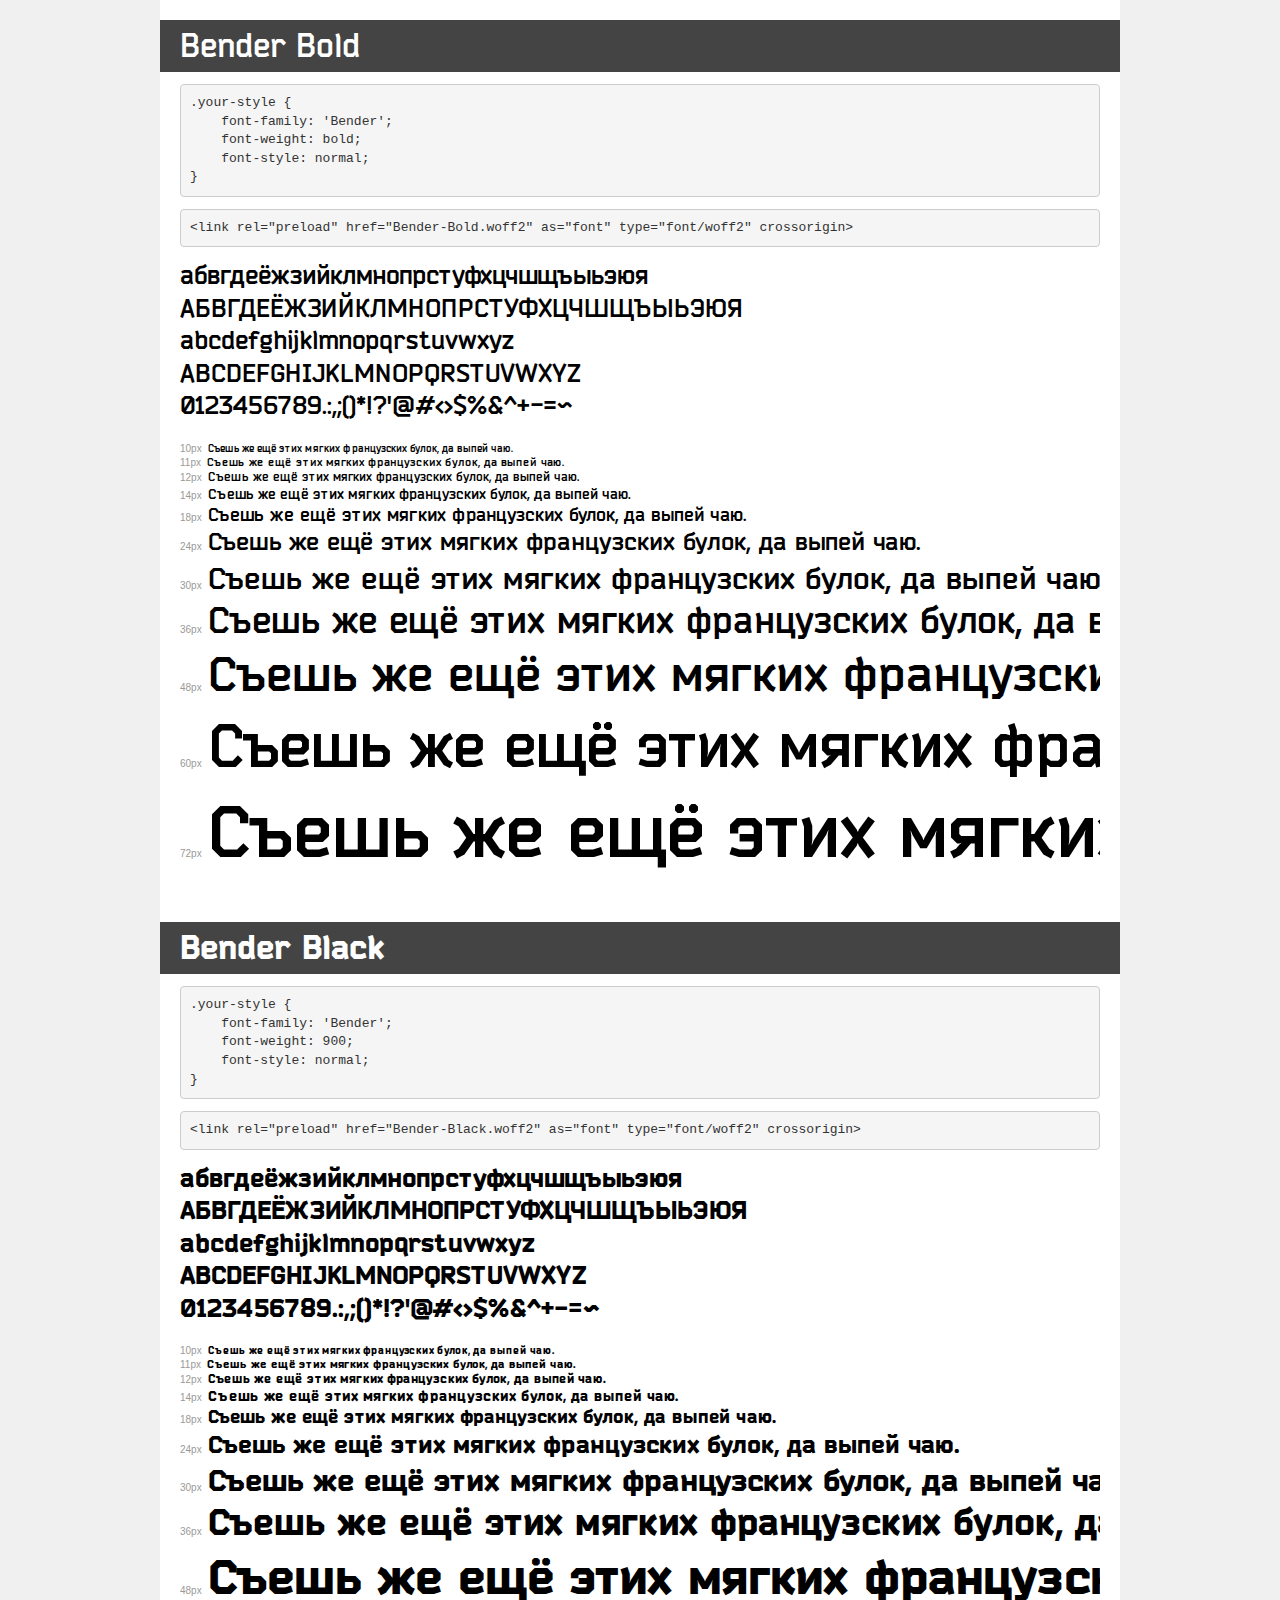
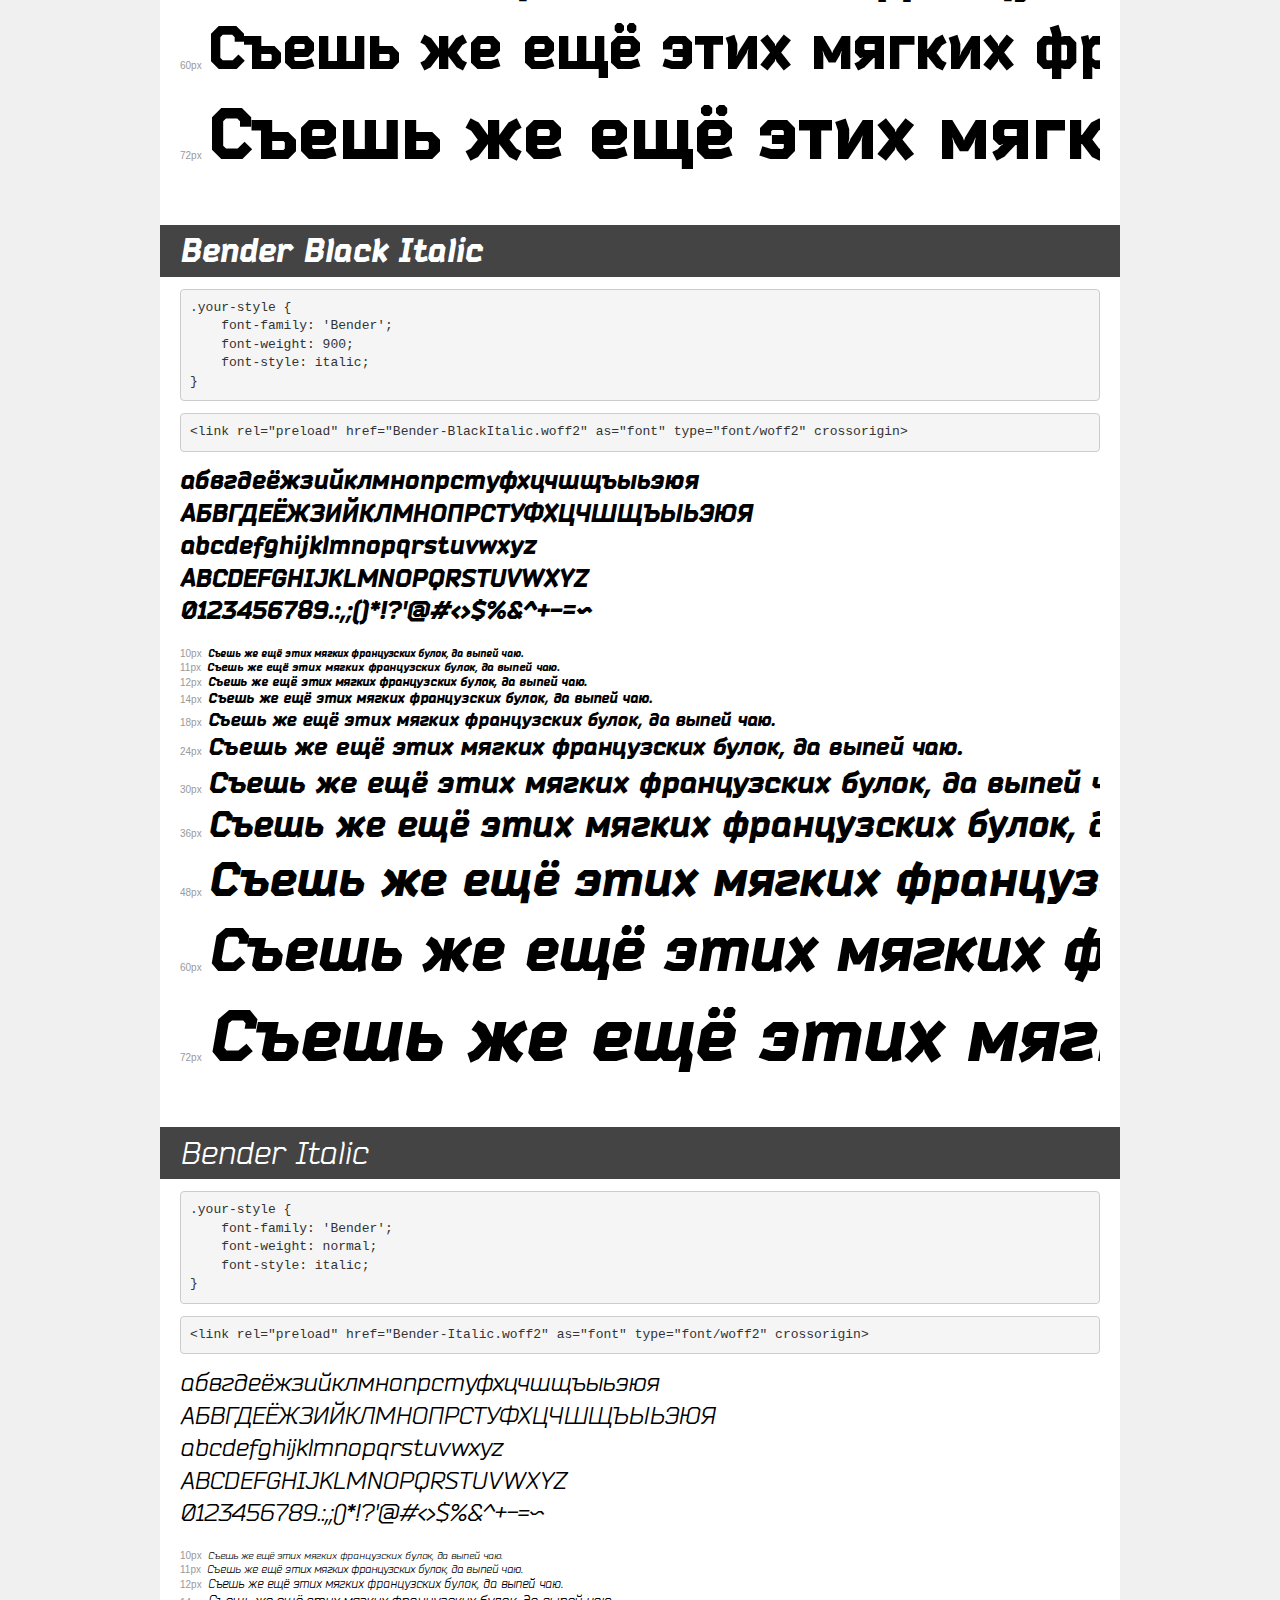
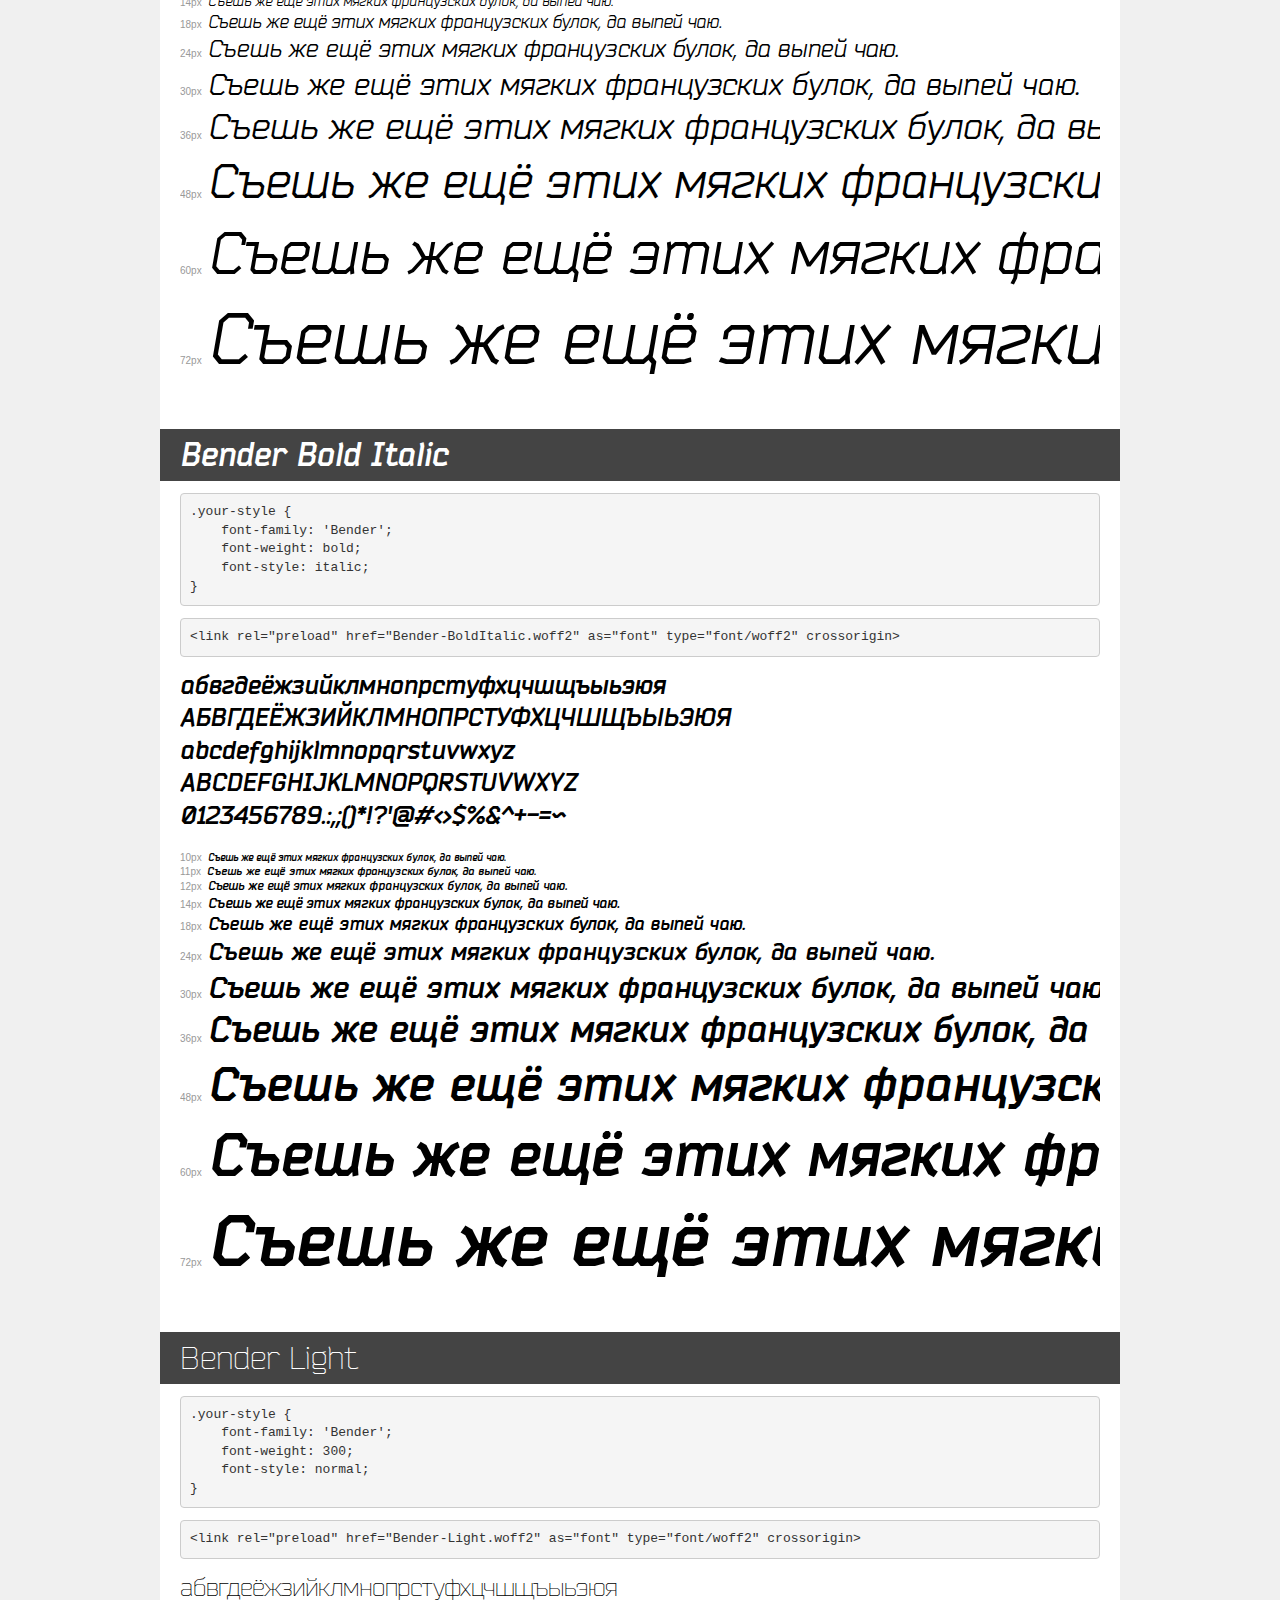
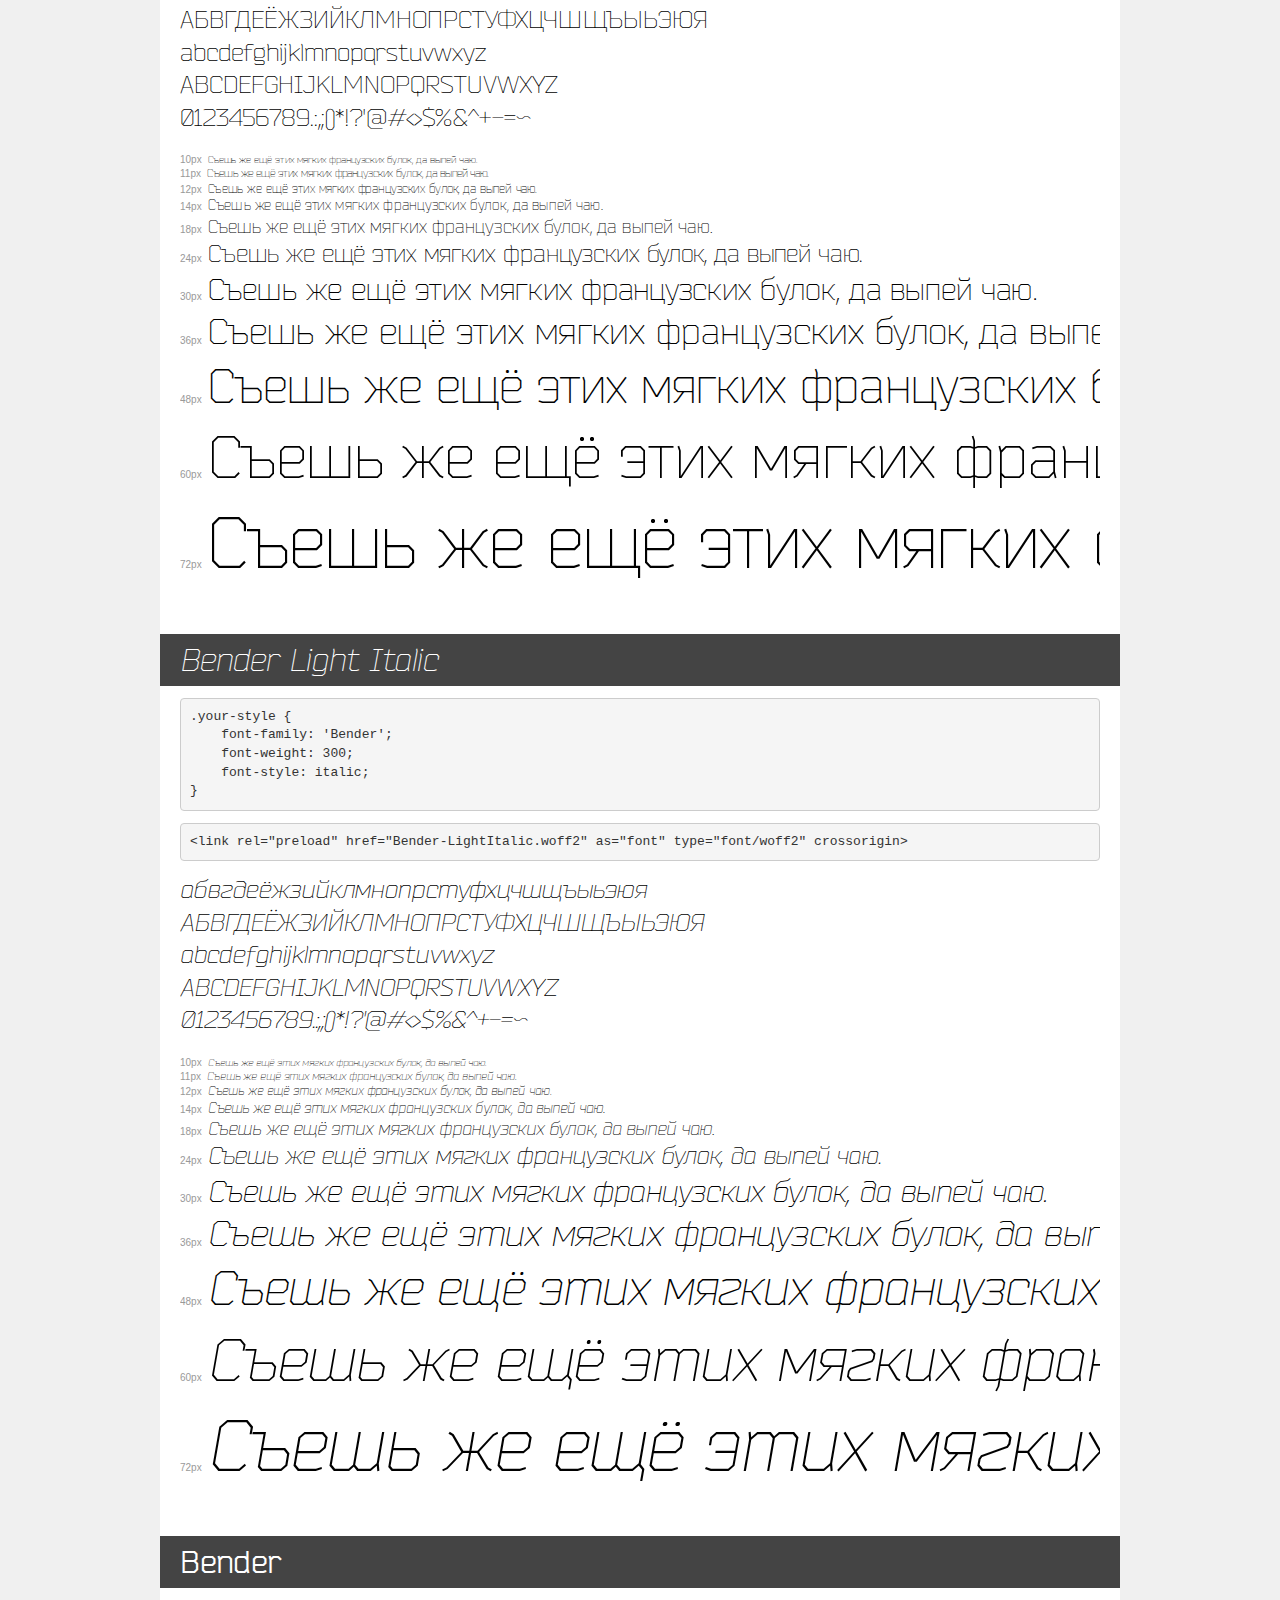
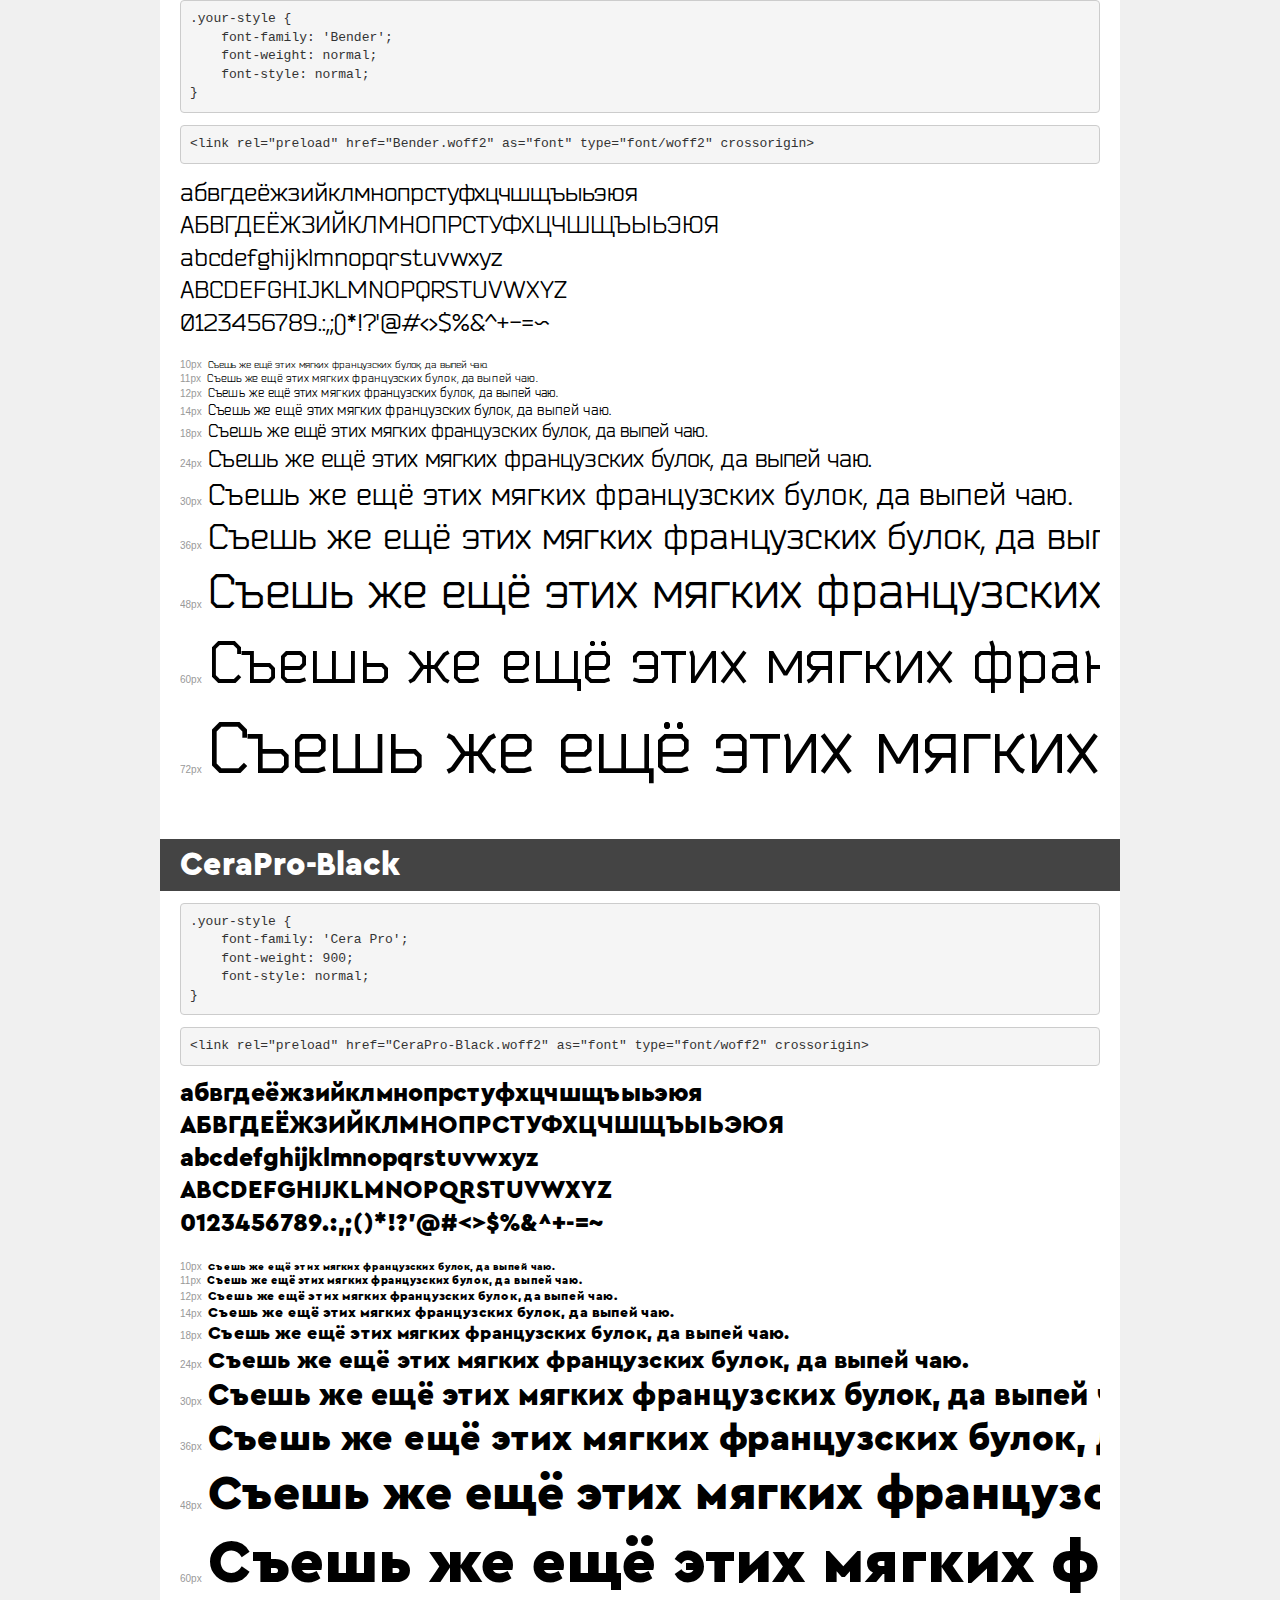
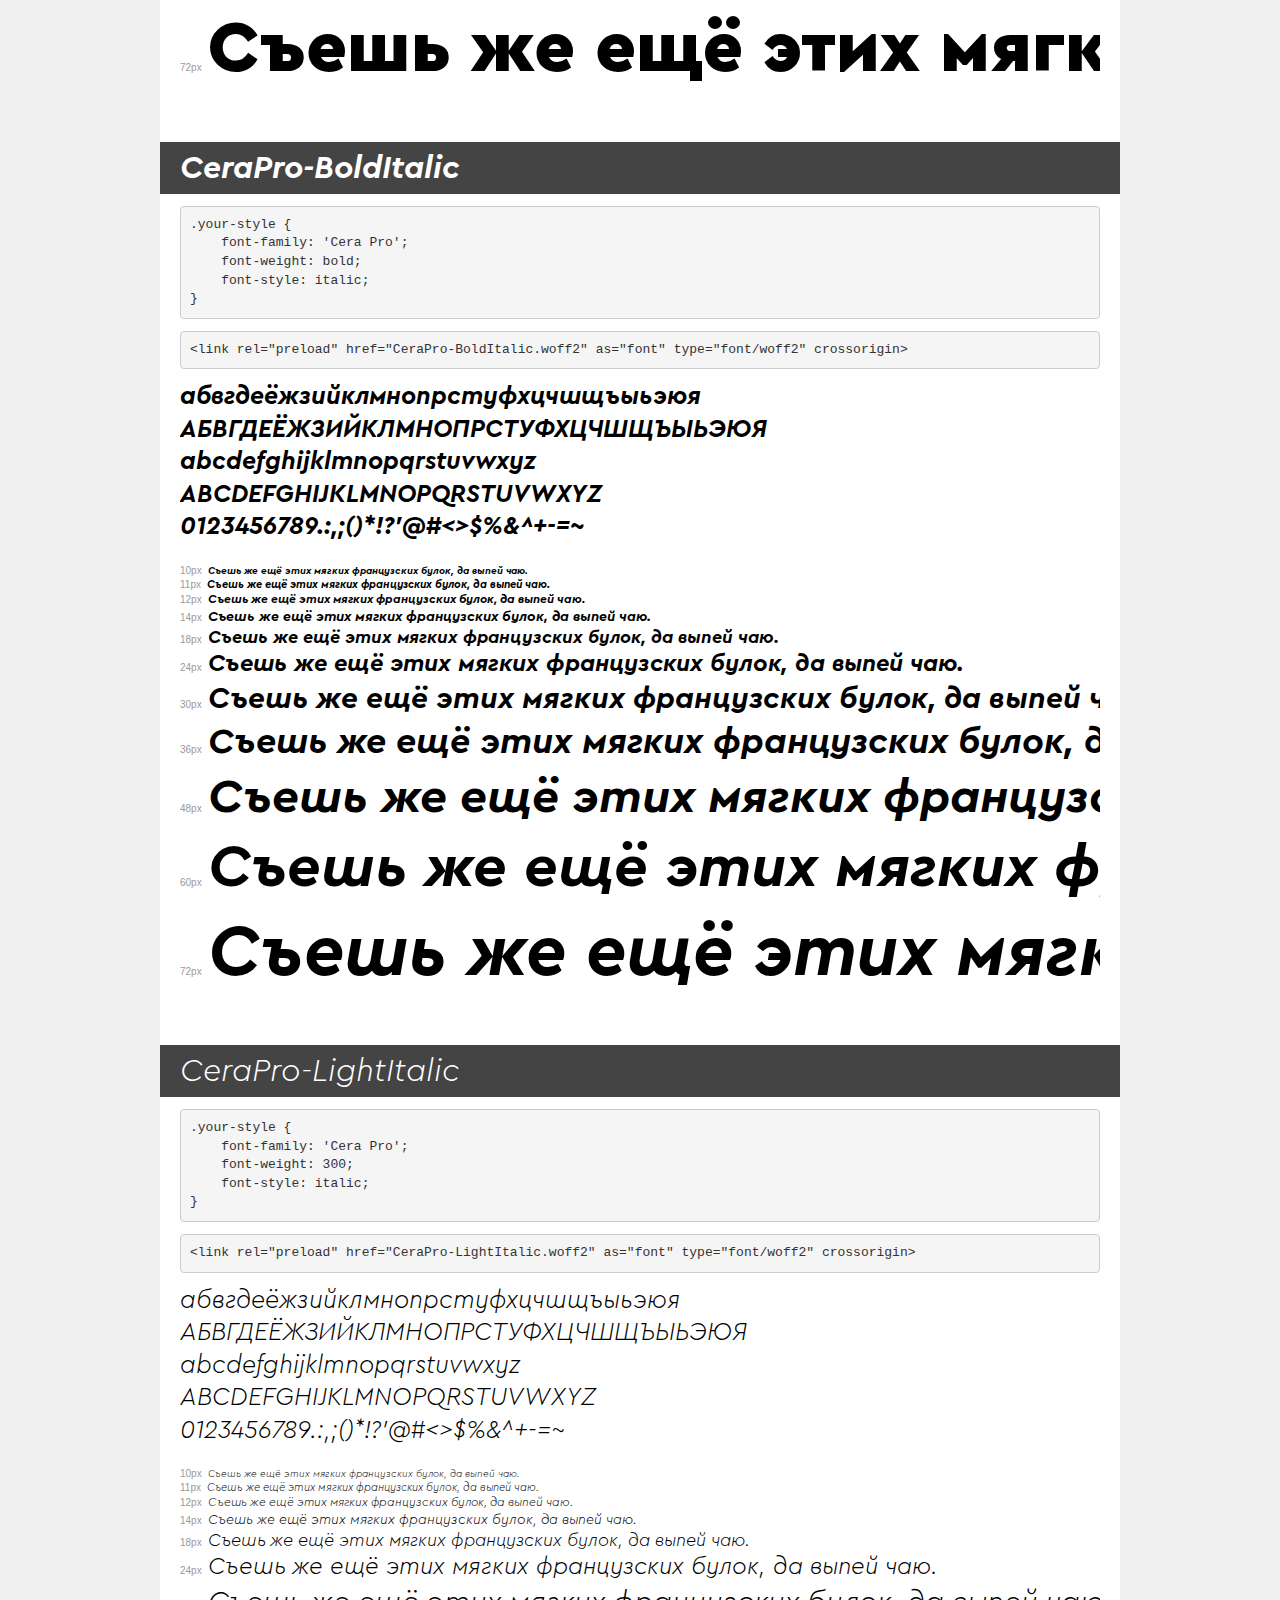
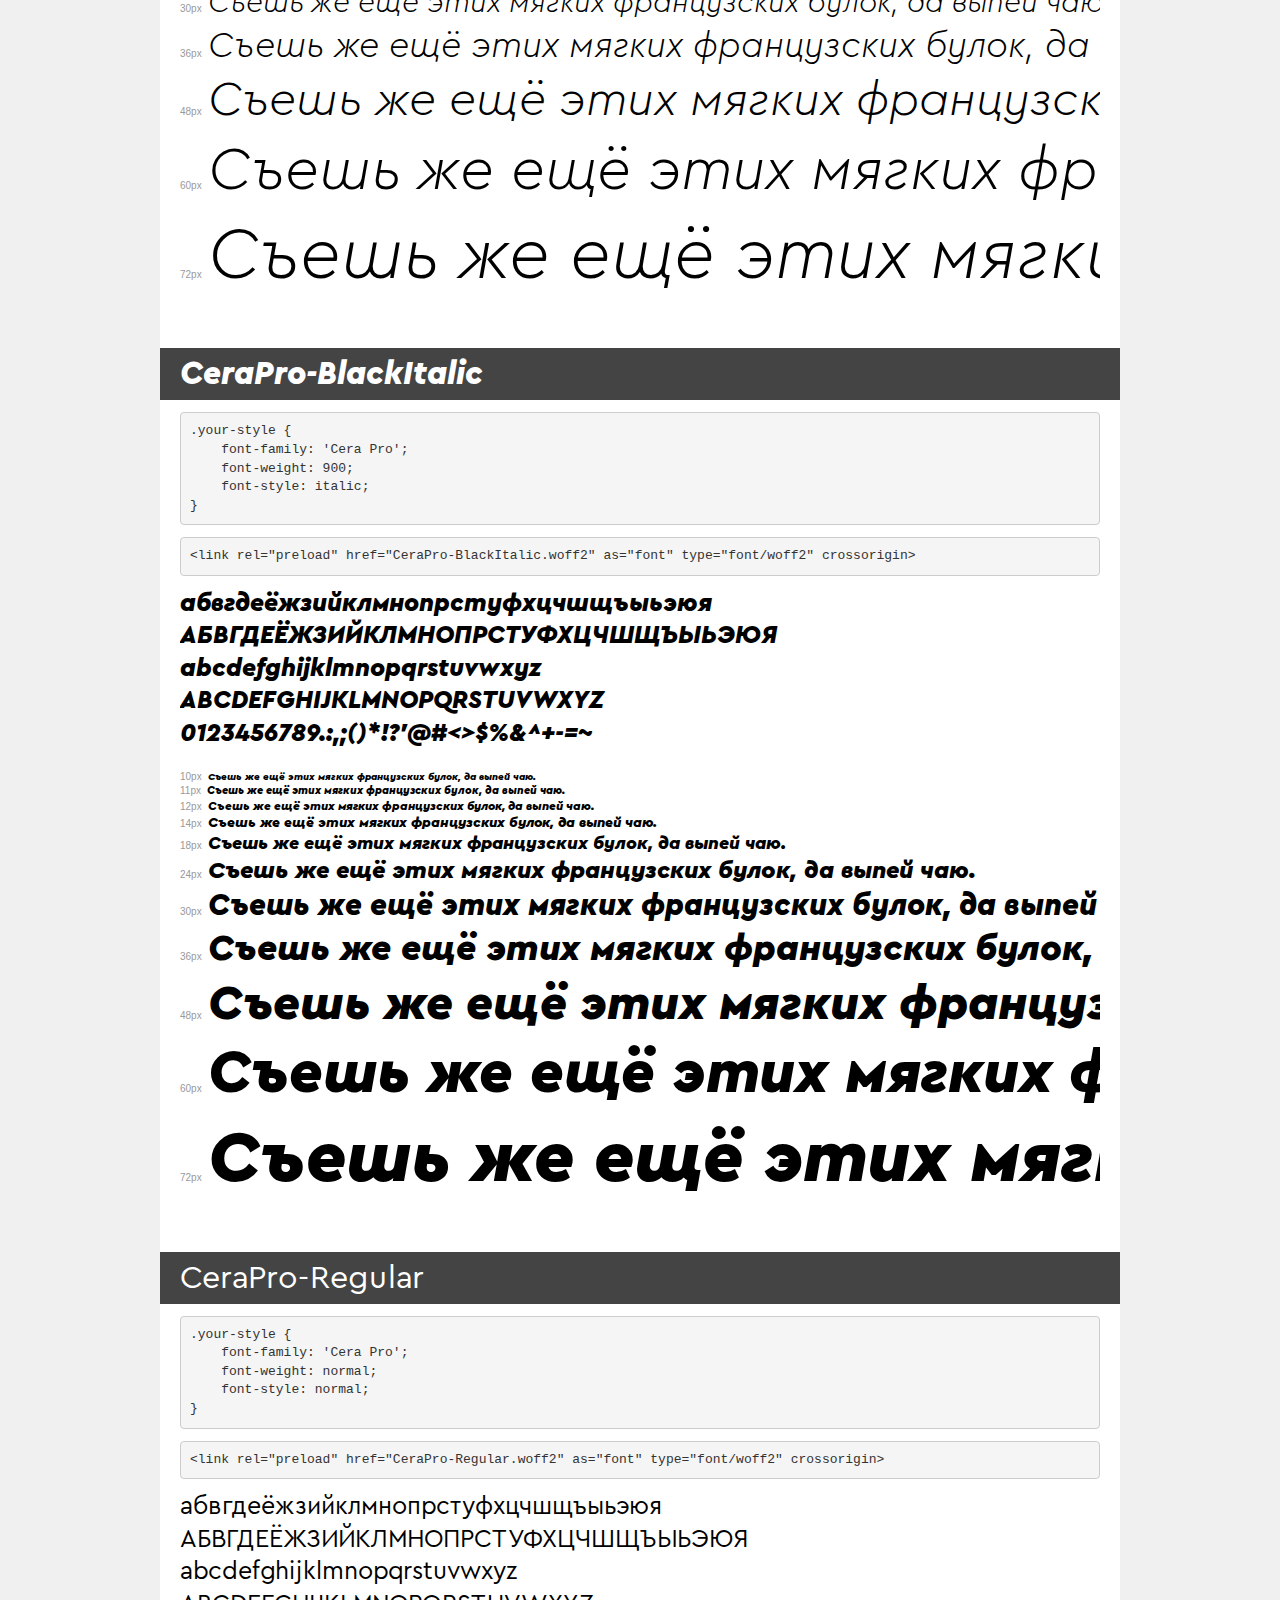
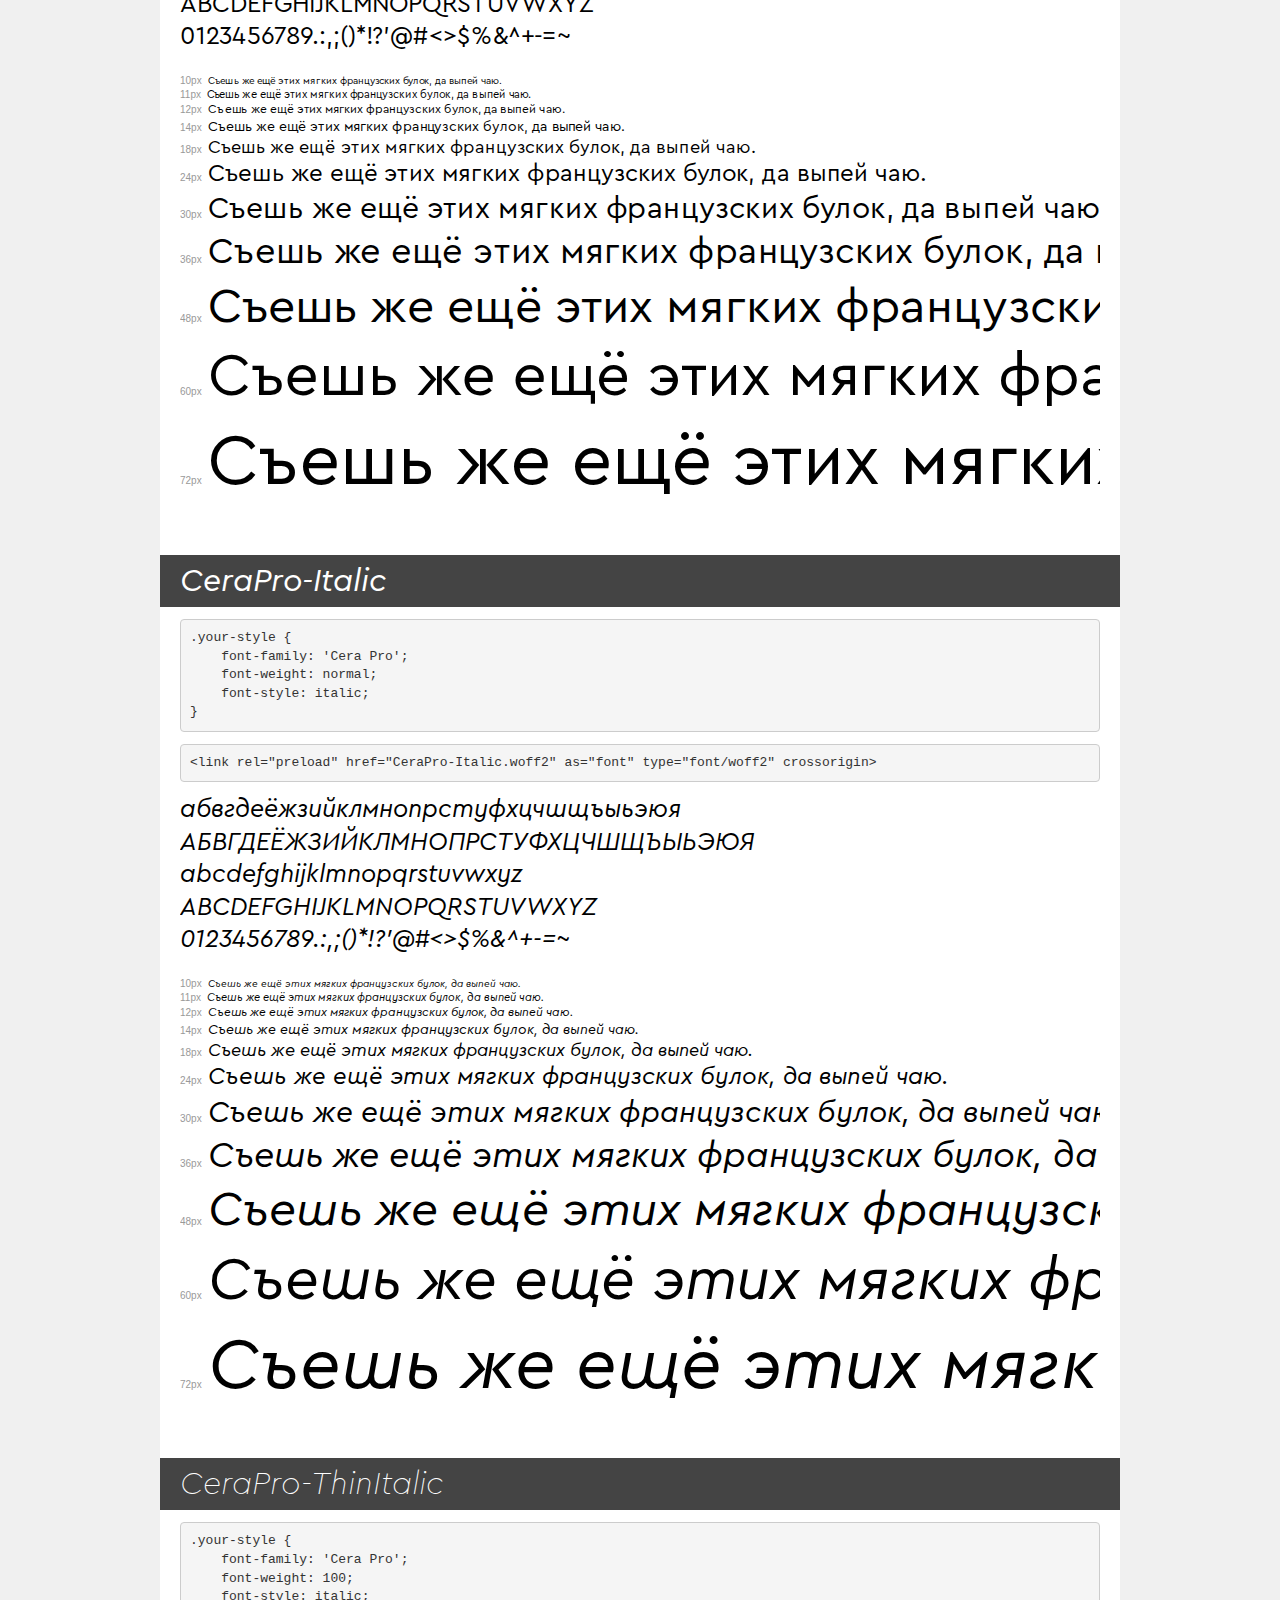
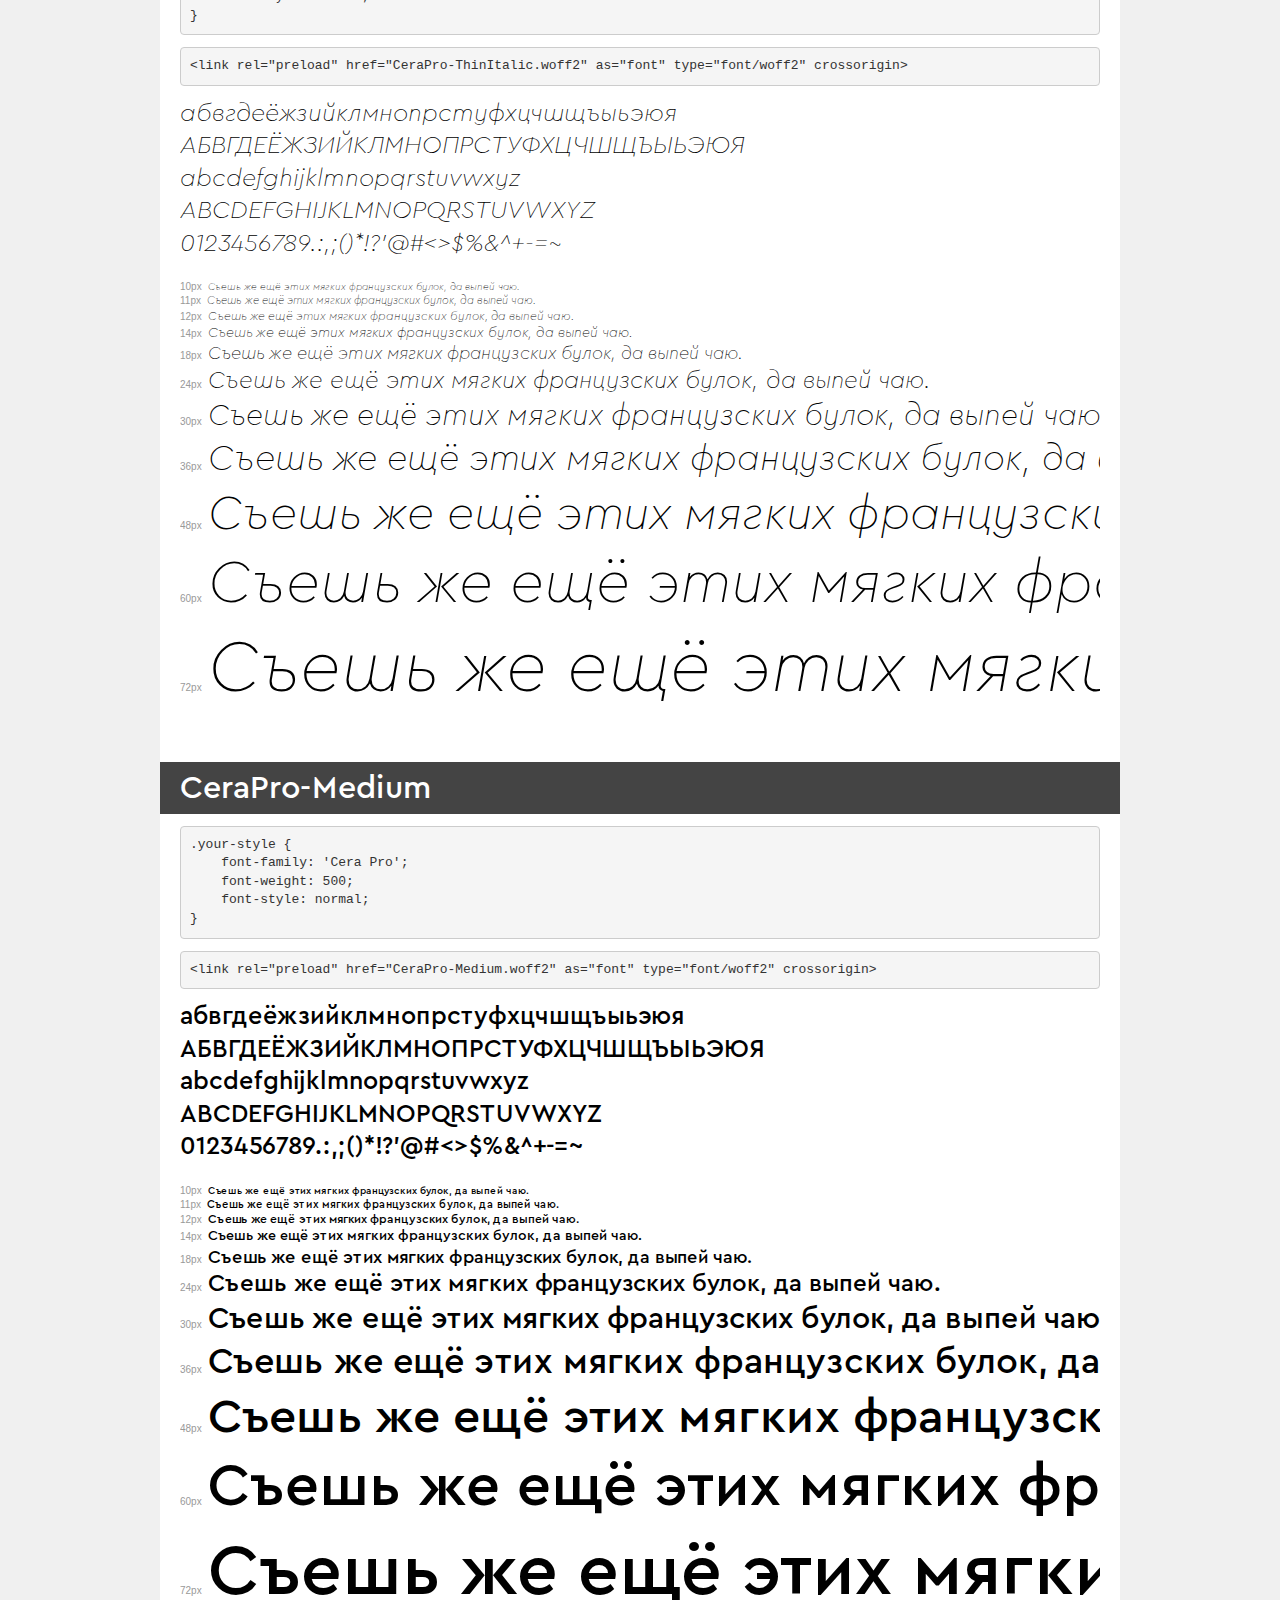
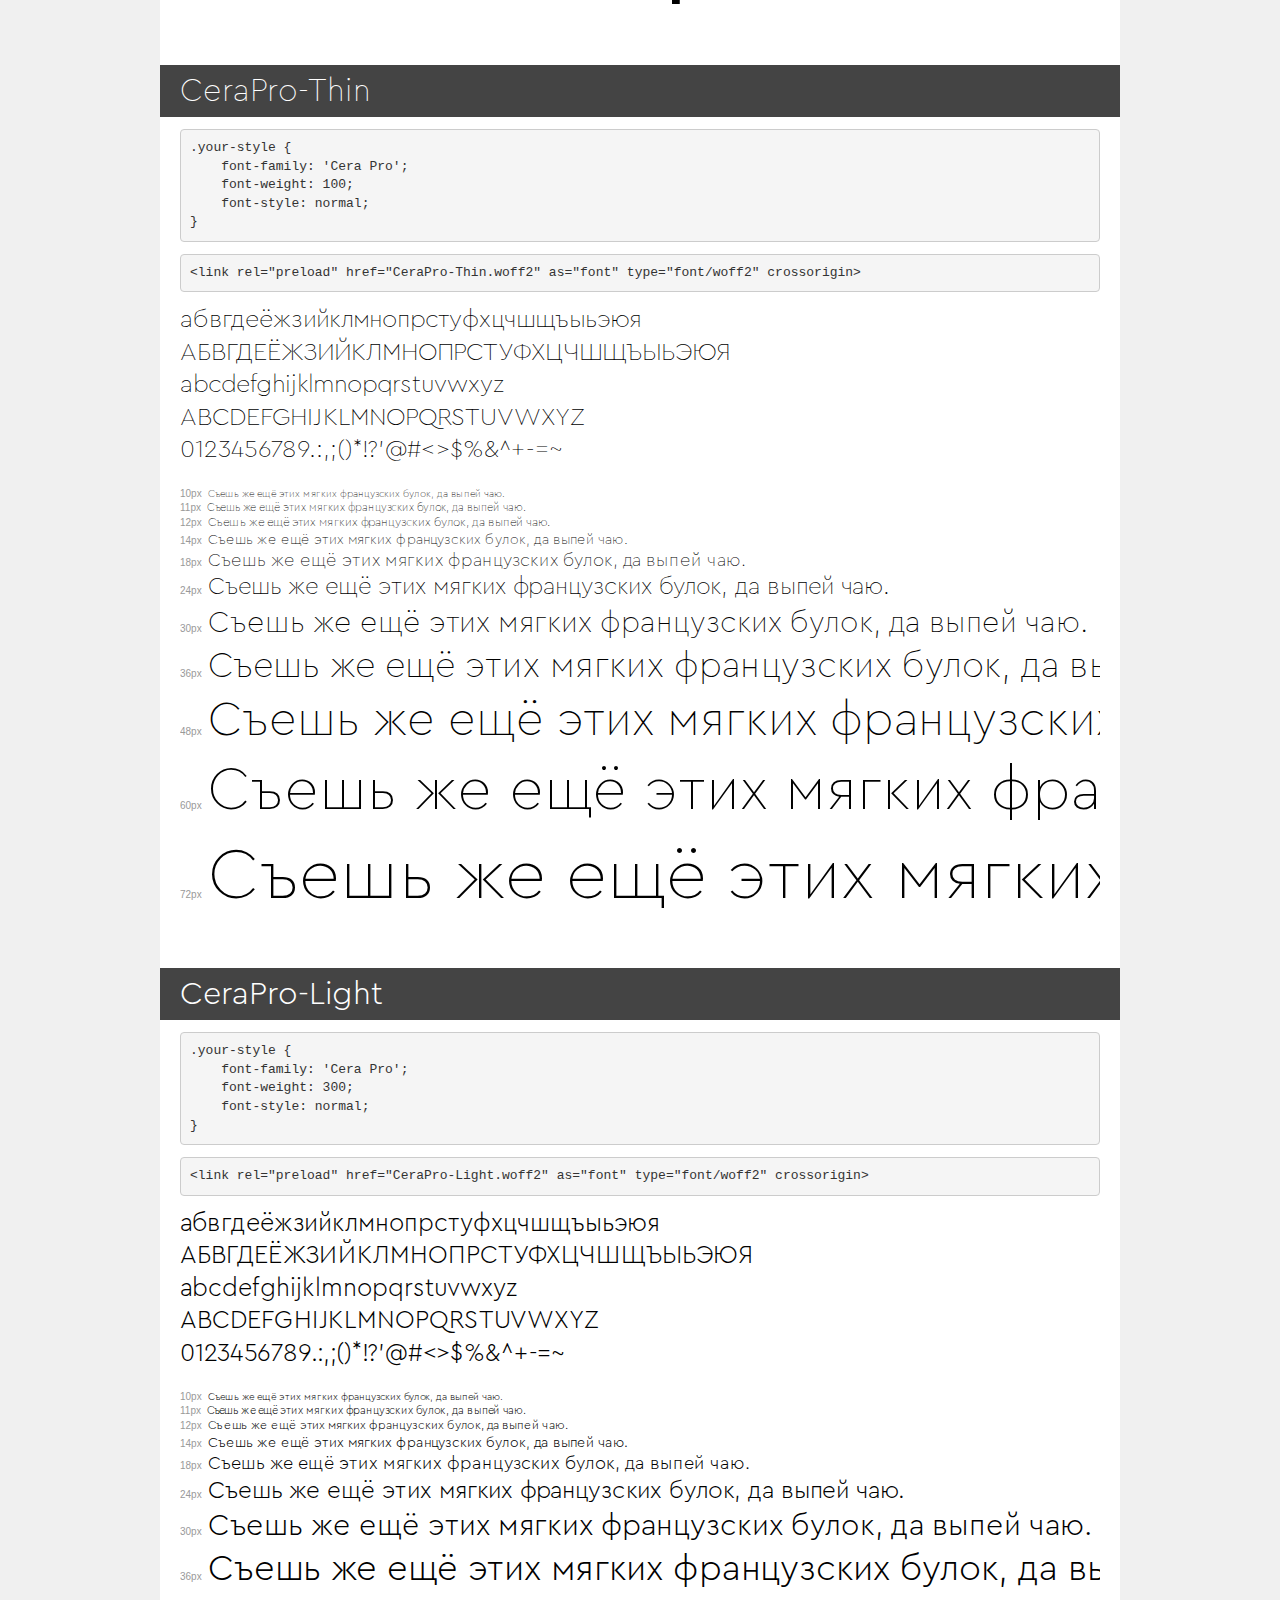
<file: static/fonts/demo.html>
<!DOCTYPE html>
<html lang="en">
<head>
    <meta charset="utf-8">
    <meta http-equiv="X-UA-Compatible" content="IE=edge">
    <meta name="viewport" content="width=device-width, initial-scale=1">
    <meta name="robots" content="noindex, noarchive">
    <meta name="format-detection" content="telephone=no">
    <title>Transfonter demo</title>
    <link href="stylesheet.css" rel="stylesheet">
    <style>
        /*
        http://meyerweb.com/eric/tools/css/reset/
        v2.0 | 20110126
        License: none (public domain)
        */
        html, body, div, span, applet, object, iframe,
        h1, h2, h3, h4, h5, h6, p, blockquote, pre,
        a, abbr, acronym, address, big, cite, code,
        del, dfn, em, img, ins, kbd, q, s, samp,
        small, strike, strong, sub, sup, tt, var,
        b, u, i, center,
        dl, dt, dd, ol, ul, li,
        fieldset, form, label, legend,
        table, caption, tbody, tfoot, thead, tr, th, td,
        article, aside, canvas, details, embed,
        figure, figcaption, footer, header, hgroup,
        menu, nav, output, ruby, section, summary,
        time, mark, audio, video {
            margin: 0;
            padding: 0;
            border: 0;
            font-size: 100%;
            font: inherit;
            vertical-align: baseline;
        }
        /* HTML5 display-role reset for older browsers */
        article, aside, details, figcaption, figure,
        footer, header, hgroup, menu, nav, section {
            display: block;
        }
        body {
            line-height: 1;
        }
        ol, ul {
            list-style: none;
        }
        blockquote, q {
            quotes: none;
        }
        blockquote:before, blockquote:after,
        q:before, q:after {
            content: '';
            content: none;
        }
        table {
            border-collapse: collapse;
            border-spacing: 0;
        }
        /* demo styles */
        body {
            background: #f0f0f0;
            color: #000;
        }
        .page {
            background: #fff;
            width: 920px;
            margin: 0 auto;
            padding: 20px 20px 0 20px;
            overflow: hidden;
        }
        .font-container {
            overflow-x: auto;
            overflow-y: hidden;
            margin-bottom: 40px;
            line-height: 1.3;
            white-space: nowrap;
            padding-bottom: 5px;
        }
        h1 {
            position: relative;
            background: #444;
            font-size: 32px;
            color: #fff;
            padding: 10px 20px;
            margin: 0 -20px 12px -20px;
        }
        .letters {
            font-size: 25px;
            margin-bottom: 20px;
        }
        .s10:before {
            content: '10px';
        }
        .s11:before {
            content: '11px';
        }
        .s12:before {
            content: '12px';
        }
        .s14:before {
            content: '14px';
        }
        .s18:before {
            content: '18px';
        }
        .s24:before {
            content: '24px';
        }
        .s30:before {
            content: '30px';
        }
        .s36:before {
            content: '36px';
        }
        .s48:before {
            content: '48px';
        }
        .s60:before {
            content: '60px';
        }
        .s72:before {
            content: '72px';
        }
        .s10:before, .s11:before, .s12:before, .s14:before,
        .s18:before, .s24:before, .s30:before, .s36:before,
        .s48:before, .s60:before, .s72:before {
            font-family: Arial, sans-serif;
            font-size: 10px;
            font-weight: normal;
            font-style: normal;
            color: #999;
            padding-right: 6px;
        }
        pre {
            display: block;
            padding: 9px;
            margin: 0 0 12px;
            font-family: Monaco, Menlo, Consolas, "Courier New", monospace;
            font-size: 13px;
            line-height: 1.428571429;
            color: #333;
            font-weight: normal;
            font-style: normal;
            background-color: #f5f5f5;
            border: 1px solid #ccc;
            overflow-x: auto;
            border-radius: 4px;
        }
        /* responsive */
        @media (max-width: 959px) {
            .page {
                width: auto;
                margin: 0;
            }
        }
    </style>
</head>
<body>
<div class="page">
    <div class="demo">
        <h1 style="font-family: 'Bender'; font-weight: bold; font-style: normal;">Bender Bold</h1>
        <pre title="Usage">.your-style {
    font-family: 'Bender';
    font-weight: bold;
    font-style: normal;
}</pre>
        <pre title="Preload (optional)">
&lt;link rel=&quot;preload&quot; href=&quot;Bender-Bold.woff2&quot; as=&quot;font&quot; type=&quot;font/woff2&quot; crossorigin&gt;</pre>
        <div class="font-container" style="font-family: 'Bender'; font-weight: bold; font-style: normal;">
            <p class="letters">
                абвгдеёжзийклмнопрстуфхцчшщъыьэюя<br>
АБВГДЕЁЖЗИЙКЛМНОПРСТУФХЦЧШЩЪЫЬЭЮЯ<br>
abcdefghijklmnopqrstuvwxyz<br>
ABCDEFGHIJKLMNOPQRSTUVWXYZ<br>
                0123456789.:,;()*!?'@#&lt;&gt;$%&^+-=~
            </p>
            <p class="s10" style="font-size: 10px;">Съешь же ещё этих мягких французских булок, да выпей чаю.</p>
            <p class="s11" style="font-size: 11px;">Съешь же ещё этих мягких французских булок, да выпей чаю.</p>
            <p class="s12" style="font-size: 12px;">Съешь же ещё этих мягких французских булок, да выпей чаю.</p>
            <p class="s14" style="font-size: 14px;">Съешь же ещё этих мягких французских булок, да выпей чаю.</p>
            <p class="s18" style="font-size: 18px;">Съешь же ещё этих мягких французских булок, да выпей чаю.</p>
            <p class="s24" style="font-size: 24px;">Съешь же ещё этих мягких французских булок, да выпей чаю.</p>
            <p class="s30" style="font-size: 30px;">Съешь же ещё этих мягких французских булок, да выпей чаю.</p>
            <p class="s36" style="font-size: 36px;">Съешь же ещё этих мягких французских булок, да выпей чаю.</p>
            <p class="s48" style="font-size: 48px;">Съешь же ещё этих мягких французских булок, да выпей чаю.</p>
            <p class="s60" style="font-size: 60px;">Съешь же ещё этих мягких французских булок, да выпей чаю.</p>
            <p class="s72" style="font-size: 72px;">Съешь же ещё этих мягких французских булок, да выпей чаю.</p>
        </div>
    </div>

    <div class="demo">
        <h1 style="font-family: 'Bender'; font-weight: 900; font-style: normal;">Bender Black</h1>
        <pre title="Usage">.your-style {
    font-family: 'Bender';
    font-weight: 900;
    font-style: normal;
}</pre>
        <pre title="Preload (optional)">
&lt;link rel=&quot;preload&quot; href=&quot;Bender-Black.woff2&quot; as=&quot;font&quot; type=&quot;font/woff2&quot; crossorigin&gt;</pre>
        <div class="font-container" style="font-family: 'Bender'; font-weight: 900; font-style: normal;">
            <p class="letters">
                абвгдеёжзийклмнопрстуфхцчшщъыьэюя<br>
АБВГДЕЁЖЗИЙКЛМНОПРСТУФХЦЧШЩЪЫЬЭЮЯ<br>
abcdefghijklmnopqrstuvwxyz<br>
ABCDEFGHIJKLMNOPQRSTUVWXYZ<br>
                0123456789.:,;()*!?'@#&lt;&gt;$%&^+-=~
            </p>
            <p class="s10" style="font-size: 10px;">Съешь же ещё этих мягких французских булок, да выпей чаю.</p>
            <p class="s11" style="font-size: 11px;">Съешь же ещё этих мягких французских булок, да выпей чаю.</p>
            <p class="s12" style="font-size: 12px;">Съешь же ещё этих мягких французских булок, да выпей чаю.</p>
            <p class="s14" style="font-size: 14px;">Съешь же ещё этих мягких французских булок, да выпей чаю.</p>
            <p class="s18" style="font-size: 18px;">Съешь же ещё этих мягких французских булок, да выпей чаю.</p>
            <p class="s24" style="font-size: 24px;">Съешь же ещё этих мягких французских булок, да выпей чаю.</p>
            <p class="s30" style="font-size: 30px;">Съешь же ещё этих мягких французских булок, да выпей чаю.</p>
            <p class="s36" style="font-size: 36px;">Съешь же ещё этих мягких французских булок, да выпей чаю.</p>
            <p class="s48" style="font-size: 48px;">Съешь же ещё этих мягких французских булок, да выпей чаю.</p>
            <p class="s60" style="font-size: 60px;">Съешь же ещё этих мягких французских булок, да выпей чаю.</p>
            <p class="s72" style="font-size: 72px;">Съешь же ещё этих мягких французских булок, да выпей чаю.</p>
        </div>
    </div>

    <div class="demo">
        <h1 style="font-family: 'Bender'; font-weight: 900; font-style: italic;">Bender Black Italic</h1>
        <pre title="Usage">.your-style {
    font-family: 'Bender';
    font-weight: 900;
    font-style: italic;
}</pre>
        <pre title="Preload (optional)">
&lt;link rel=&quot;preload&quot; href=&quot;Bender-BlackItalic.woff2&quot; as=&quot;font&quot; type=&quot;font/woff2&quot; crossorigin&gt;</pre>
        <div class="font-container" style="font-family: 'Bender'; font-weight: 900; font-style: italic;">
            <p class="letters">
                абвгдеёжзийклмнопрстуфхцчшщъыьэюя<br>
АБВГДЕЁЖЗИЙКЛМНОПРСТУФХЦЧШЩЪЫЬЭЮЯ<br>
abcdefghijklmnopqrstuvwxyz<br>
ABCDEFGHIJKLMNOPQRSTUVWXYZ<br>
                0123456789.:,;()*!?'@#&lt;&gt;$%&^+-=~
            </p>
            <p class="s10" style="font-size: 10px;">Съешь же ещё этих мягких французских булок, да выпей чаю.</p>
            <p class="s11" style="font-size: 11px;">Съешь же ещё этих мягких французских булок, да выпей чаю.</p>
            <p class="s12" style="font-size: 12px;">Съешь же ещё этих мягких французских булок, да выпей чаю.</p>
            <p class="s14" style="font-size: 14px;">Съешь же ещё этих мягких французских булок, да выпей чаю.</p>
            <p class="s18" style="font-size: 18px;">Съешь же ещё этих мягких французских булок, да выпей чаю.</p>
            <p class="s24" style="font-size: 24px;">Съешь же ещё этих мягких французских булок, да выпей чаю.</p>
            <p class="s30" style="font-size: 30px;">Съешь же ещё этих мягких французских булок, да выпей чаю.</p>
            <p class="s36" style="font-size: 36px;">Съешь же ещё этих мягких французских булок, да выпей чаю.</p>
            <p class="s48" style="font-size: 48px;">Съешь же ещё этих мягких французских булок, да выпей чаю.</p>
            <p class="s60" style="font-size: 60px;">Съешь же ещё этих мягких французских булок, да выпей чаю.</p>
            <p class="s72" style="font-size: 72px;">Съешь же ещё этих мягких французских булок, да выпей чаю.</p>
        </div>
    </div>

    <div class="demo">
        <h1 style="font-family: 'Bender'; font-weight: normal; font-style: italic;">Bender Italic</h1>
        <pre title="Usage">.your-style {
    font-family: 'Bender';
    font-weight: normal;
    font-style: italic;
}</pre>
        <pre title="Preload (optional)">
&lt;link rel=&quot;preload&quot; href=&quot;Bender-Italic.woff2&quot; as=&quot;font&quot; type=&quot;font/woff2&quot; crossorigin&gt;</pre>
        <div class="font-container" style="font-family: 'Bender'; font-weight: normal; font-style: italic;">
            <p class="letters">
                абвгдеёжзийклмнопрстуфхцчшщъыьэюя<br>
АБВГДЕЁЖЗИЙКЛМНОПРСТУФХЦЧШЩЪЫЬЭЮЯ<br>
abcdefghijklmnopqrstuvwxyz<br>
ABCDEFGHIJKLMNOPQRSTUVWXYZ<br>
                0123456789.:,;()*!?'@#&lt;&gt;$%&^+-=~
            </p>
            <p class="s10" style="font-size: 10px;">Съешь же ещё этих мягких французских булок, да выпей чаю.</p>
            <p class="s11" style="font-size: 11px;">Съешь же ещё этих мягких французских булок, да выпей чаю.</p>
            <p class="s12" style="font-size: 12px;">Съешь же ещё этих мягких французских булок, да выпей чаю.</p>
            <p class="s14" style="font-size: 14px;">Съешь же ещё этих мягких французских булок, да выпей чаю.</p>
            <p class="s18" style="font-size: 18px;">Съешь же ещё этих мягких французских булок, да выпей чаю.</p>
            <p class="s24" style="font-size: 24px;">Съешь же ещё этих мягких французских булок, да выпей чаю.</p>
            <p class="s30" style="font-size: 30px;">Съешь же ещё этих мягких французских булок, да выпей чаю.</p>
            <p class="s36" style="font-size: 36px;">Съешь же ещё этих мягких французских булок, да выпей чаю.</p>
            <p class="s48" style="font-size: 48px;">Съешь же ещё этих мягких французских булок, да выпей чаю.</p>
            <p class="s60" style="font-size: 60px;">Съешь же ещё этих мягких французских булок, да выпей чаю.</p>
            <p class="s72" style="font-size: 72px;">Съешь же ещё этих мягких французских булок, да выпей чаю.</p>
        </div>
    </div>

    <div class="demo">
        <h1 style="font-family: 'Bender'; font-weight: bold; font-style: italic;">Bender Bold Italic</h1>
        <pre title="Usage">.your-style {
    font-family: 'Bender';
    font-weight: bold;
    font-style: italic;
}</pre>
        <pre title="Preload (optional)">
&lt;link rel=&quot;preload&quot; href=&quot;Bender-BoldItalic.woff2&quot; as=&quot;font&quot; type=&quot;font/woff2&quot; crossorigin&gt;</pre>
        <div class="font-container" style="font-family: 'Bender'; font-weight: bold; font-style: italic;">
            <p class="letters">
                абвгдеёжзийклмнопрстуфхцчшщъыьэюя<br>
АБВГДЕЁЖЗИЙКЛМНОПРСТУФХЦЧШЩЪЫЬЭЮЯ<br>
abcdefghijklmnopqrstuvwxyz<br>
ABCDEFGHIJKLMNOPQRSTUVWXYZ<br>
                0123456789.:,;()*!?'@#&lt;&gt;$%&^+-=~
            </p>
            <p class="s10" style="font-size: 10px;">Съешь же ещё этих мягких французских булок, да выпей чаю.</p>
            <p class="s11" style="font-size: 11px;">Съешь же ещё этих мягких французских булок, да выпей чаю.</p>
            <p class="s12" style="font-size: 12px;">Съешь же ещё этих мягких французских булок, да выпей чаю.</p>
            <p class="s14" style="font-size: 14px;">Съешь же ещё этих мягких французских булок, да выпей чаю.</p>
            <p class="s18" style="font-size: 18px;">Съешь же ещё этих мягких французских булок, да выпей чаю.</p>
            <p class="s24" style="font-size: 24px;">Съешь же ещё этих мягких французских булок, да выпей чаю.</p>
            <p class="s30" style="font-size: 30px;">Съешь же ещё этих мягких французских булок, да выпей чаю.</p>
            <p class="s36" style="font-size: 36px;">Съешь же ещё этих мягких французских булок, да выпей чаю.</p>
            <p class="s48" style="font-size: 48px;">Съешь же ещё этих мягких французских булок, да выпей чаю.</p>
            <p class="s60" style="font-size: 60px;">Съешь же ещё этих мягких французских булок, да выпей чаю.</p>
            <p class="s72" style="font-size: 72px;">Съешь же ещё этих мягких французских булок, да выпей чаю.</p>
        </div>
    </div>

    <div class="demo">
        <h1 style="font-family: 'Bender'; font-weight: 300; font-style: normal;">Bender Light</h1>
        <pre title="Usage">.your-style {
    font-family: 'Bender';
    font-weight: 300;
    font-style: normal;
}</pre>
        <pre title="Preload (optional)">
&lt;link rel=&quot;preload&quot; href=&quot;Bender-Light.woff2&quot; as=&quot;font&quot; type=&quot;font/woff2&quot; crossorigin&gt;</pre>
        <div class="font-container" style="font-family: 'Bender'; font-weight: 300; font-style: normal;">
            <p class="letters">
                абвгдеёжзийклмнопрстуфхцчшщъыьэюя<br>
АБВГДЕЁЖЗИЙКЛМНОПРСТУФХЦЧШЩЪЫЬЭЮЯ<br>
abcdefghijklmnopqrstuvwxyz<br>
ABCDEFGHIJKLMNOPQRSTUVWXYZ<br>
                0123456789.:,;()*!?'@#&lt;&gt;$%&^+-=~
            </p>
            <p class="s10" style="font-size: 10px;">Съешь же ещё этих мягких французских булок, да выпей чаю.</p>
            <p class="s11" style="font-size: 11px;">Съешь же ещё этих мягких французских булок, да выпей чаю.</p>
            <p class="s12" style="font-size: 12px;">Съешь же ещё этих мягких французских булок, да выпей чаю.</p>
            <p class="s14" style="font-size: 14px;">Съешь же ещё этих мягких французских булок, да выпей чаю.</p>
            <p class="s18" style="font-size: 18px;">Съешь же ещё этих мягких французских булок, да выпей чаю.</p>
            <p class="s24" style="font-size: 24px;">Съешь же ещё этих мягких французских булок, да выпей чаю.</p>
            <p class="s30" style="font-size: 30px;">Съешь же ещё этих мягких французских булок, да выпей чаю.</p>
            <p class="s36" style="font-size: 36px;">Съешь же ещё этих мягких французских булок, да выпей чаю.</p>
            <p class="s48" style="font-size: 48px;">Съешь же ещё этих мягких французских булок, да выпей чаю.</p>
            <p class="s60" style="font-size: 60px;">Съешь же ещё этих мягких французских булок, да выпей чаю.</p>
            <p class="s72" style="font-size: 72px;">Съешь же ещё этих мягких французских булок, да выпей чаю.</p>
        </div>
    </div>

    <div class="demo">
        <h1 style="font-family: 'Bender'; font-weight: 300; font-style: italic;">Bender Light Italic</h1>
        <pre title="Usage">.your-style {
    font-family: 'Bender';
    font-weight: 300;
    font-style: italic;
}</pre>
        <pre title="Preload (optional)">
&lt;link rel=&quot;preload&quot; href=&quot;Bender-LightItalic.woff2&quot; as=&quot;font&quot; type=&quot;font/woff2&quot; crossorigin&gt;</pre>
        <div class="font-container" style="font-family: 'Bender'; font-weight: 300; font-style: italic;">
            <p class="letters">
                абвгдеёжзийклмнопрстуфхцчшщъыьэюя<br>
АБВГДЕЁЖЗИЙКЛМНОПРСТУФХЦЧШЩЪЫЬЭЮЯ<br>
abcdefghijklmnopqrstuvwxyz<br>
ABCDEFGHIJKLMNOPQRSTUVWXYZ<br>
                0123456789.:,;()*!?'@#&lt;&gt;$%&^+-=~
            </p>
            <p class="s10" style="font-size: 10px;">Съешь же ещё этих мягких французских булок, да выпей чаю.</p>
            <p class="s11" style="font-size: 11px;">Съешь же ещё этих мягких французских булок, да выпей чаю.</p>
            <p class="s12" style="font-size: 12px;">Съешь же ещё этих мягких французских булок, да выпей чаю.</p>
            <p class="s14" style="font-size: 14px;">Съешь же ещё этих мягких французских булок, да выпей чаю.</p>
            <p class="s18" style="font-size: 18px;">Съешь же ещё этих мягких французских булок, да выпей чаю.</p>
            <p class="s24" style="font-size: 24px;">Съешь же ещё этих мягких французских булок, да выпей чаю.</p>
            <p class="s30" style="font-size: 30px;">Съешь же ещё этих мягких французских булок, да выпей чаю.</p>
            <p class="s36" style="font-size: 36px;">Съешь же ещё этих мягких французских булок, да выпей чаю.</p>
            <p class="s48" style="font-size: 48px;">Съешь же ещё этих мягких французских булок, да выпей чаю.</p>
            <p class="s60" style="font-size: 60px;">Съешь же ещё этих мягких французских булок, да выпей чаю.</p>
            <p class="s72" style="font-size: 72px;">Съешь же ещё этих мягких французских булок, да выпей чаю.</p>
        </div>
    </div>

    <div class="demo">
        <h1 style="font-family: 'Bender'; font-weight: normal; font-style: normal;">Bender</h1>
        <pre title="Usage">.your-style {
    font-family: 'Bender';
    font-weight: normal;
    font-style: normal;
}</pre>
        <pre title="Preload (optional)">
&lt;link rel=&quot;preload&quot; href=&quot;Bender.woff2&quot; as=&quot;font&quot; type=&quot;font/woff2&quot; crossorigin&gt;</pre>
        <div class="font-container" style="font-family: 'Bender'; font-weight: normal; font-style: normal;">
            <p class="letters">
                абвгдеёжзийклмнопрстуфхцчшщъыьэюя<br>
АБВГДЕЁЖЗИЙКЛМНОПРСТУФХЦЧШЩЪЫЬЭЮЯ<br>
abcdefghijklmnopqrstuvwxyz<br>
ABCDEFGHIJKLMNOPQRSTUVWXYZ<br>
                0123456789.:,;()*!?'@#&lt;&gt;$%&^+-=~
            </p>
            <p class="s10" style="font-size: 10px;">Съешь же ещё этих мягких французских булок, да выпей чаю.</p>
            <p class="s11" style="font-size: 11px;">Съешь же ещё этих мягких французских булок, да выпей чаю.</p>
            <p class="s12" style="font-size: 12px;">Съешь же ещё этих мягких французских булок, да выпей чаю.</p>
            <p class="s14" style="font-size: 14px;">Съешь же ещё этих мягких французских булок, да выпей чаю.</p>
            <p class="s18" style="font-size: 18px;">Съешь же ещё этих мягких французских булок, да выпей чаю.</p>
            <p class="s24" style="font-size: 24px;">Съешь же ещё этих мягких французских булок, да выпей чаю.</p>
            <p class="s30" style="font-size: 30px;">Съешь же ещё этих мягких французских булок, да выпей чаю.</p>
            <p class="s36" style="font-size: 36px;">Съешь же ещё этих мягких французских булок, да выпей чаю.</p>
            <p class="s48" style="font-size: 48px;">Съешь же ещё этих мягких французских булок, да выпей чаю.</p>
            <p class="s60" style="font-size: 60px;">Съешь же ещё этих мягких французских булок, да выпей чаю.</p>
            <p class="s72" style="font-size: 72px;">Съешь же ещё этих мягких французских булок, да выпей чаю.</p>
        </div>
    </div>

    <div class="demo">
        <h1 style="font-family: 'Cera Pro'; font-weight: 900; font-style: normal;">CeraPro-Black</h1>
        <pre title="Usage">.your-style {
    font-family: 'Cera Pro';
    font-weight: 900;
    font-style: normal;
}</pre>
        <pre title="Preload (optional)">
&lt;link rel=&quot;preload&quot; href=&quot;CeraPro-Black.woff2&quot; as=&quot;font&quot; type=&quot;font/woff2&quot; crossorigin&gt;</pre>
        <div class="font-container" style="font-family: 'Cera Pro'; font-weight: 900; font-style: normal;">
            <p class="letters">
                абвгдеёжзийклмнопрстуфхцчшщъыьэюя<br>
АБВГДЕЁЖЗИЙКЛМНОПРСТУФХЦЧШЩЪЫЬЭЮЯ<br>
abcdefghijklmnopqrstuvwxyz<br>
ABCDEFGHIJKLMNOPQRSTUVWXYZ<br>
                0123456789.:,;()*!?'@#&lt;&gt;$%&^+-=~
            </p>
            <p class="s10" style="font-size: 10px;">Съешь же ещё этих мягких французских булок, да выпей чаю.</p>
            <p class="s11" style="font-size: 11px;">Съешь же ещё этих мягких французских булок, да выпей чаю.</p>
            <p class="s12" style="font-size: 12px;">Съешь же ещё этих мягких французских булок, да выпей чаю.</p>
            <p class="s14" style="font-size: 14px;">Съешь же ещё этих мягких французских булок, да выпей чаю.</p>
            <p class="s18" style="font-size: 18px;">Съешь же ещё этих мягких французских булок, да выпей чаю.</p>
            <p class="s24" style="font-size: 24px;">Съешь же ещё этих мягких французских булок, да выпей чаю.</p>
            <p class="s30" style="font-size: 30px;">Съешь же ещё этих мягких французских булок, да выпей чаю.</p>
            <p class="s36" style="font-size: 36px;">Съешь же ещё этих мягких французских булок, да выпей чаю.</p>
            <p class="s48" style="font-size: 48px;">Съешь же ещё этих мягких французских булок, да выпей чаю.</p>
            <p class="s60" style="font-size: 60px;">Съешь же ещё этих мягких французских булок, да выпей чаю.</p>
            <p class="s72" style="font-size: 72px;">Съешь же ещё этих мягких французских булок, да выпей чаю.</p>
        </div>
    </div>

    <div class="demo">
        <h1 style="font-family: 'Cera Pro'; font-weight: bold; font-style: italic;">CeraPro-BoldItalic</h1>
        <pre title="Usage">.your-style {
    font-family: 'Cera Pro';
    font-weight: bold;
    font-style: italic;
}</pre>
        <pre title="Preload (optional)">
&lt;link rel=&quot;preload&quot; href=&quot;CeraPro-BoldItalic.woff2&quot; as=&quot;font&quot; type=&quot;font/woff2&quot; crossorigin&gt;</pre>
        <div class="font-container" style="font-family: 'Cera Pro'; font-weight: bold; font-style: italic;">
            <p class="letters">
                абвгдеёжзийклмнопрстуфхцчшщъыьэюя<br>
АБВГДЕЁЖЗИЙКЛМНОПРСТУФХЦЧШЩЪЫЬЭЮЯ<br>
abcdefghijklmnopqrstuvwxyz<br>
ABCDEFGHIJKLMNOPQRSTUVWXYZ<br>
                0123456789.:,;()*!?'@#&lt;&gt;$%&^+-=~
            </p>
            <p class="s10" style="font-size: 10px;">Съешь же ещё этих мягких французских булок, да выпей чаю.</p>
            <p class="s11" style="font-size: 11px;">Съешь же ещё этих мягких французских булок, да выпей чаю.</p>
            <p class="s12" style="font-size: 12px;">Съешь же ещё этих мягких французских булок, да выпей чаю.</p>
            <p class="s14" style="font-size: 14px;">Съешь же ещё этих мягких французских булок, да выпей чаю.</p>
            <p class="s18" style="font-size: 18px;">Съешь же ещё этих мягких французских булок, да выпей чаю.</p>
            <p class="s24" style="font-size: 24px;">Съешь же ещё этих мягких французских булок, да выпей чаю.</p>
            <p class="s30" style="font-size: 30px;">Съешь же ещё этих мягких французских булок, да выпей чаю.</p>
            <p class="s36" style="font-size: 36px;">Съешь же ещё этих мягких французских булок, да выпей чаю.</p>
            <p class="s48" style="font-size: 48px;">Съешь же ещё этих мягких французских булок, да выпей чаю.</p>
            <p class="s60" style="font-size: 60px;">Съешь же ещё этих мягких французских булок, да выпей чаю.</p>
            <p class="s72" style="font-size: 72px;">Съешь же ещё этих мягких французских булок, да выпей чаю.</p>
        </div>
    </div>

    <div class="demo">
        <h1 style="font-family: 'Cera Pro'; font-weight: 300; font-style: italic;">CeraPro-LightItalic</h1>
        <pre title="Usage">.your-style {
    font-family: 'Cera Pro';
    font-weight: 300;
    font-style: italic;
}</pre>
        <pre title="Preload (optional)">
&lt;link rel=&quot;preload&quot; href=&quot;CeraPro-LightItalic.woff2&quot; as=&quot;font&quot; type=&quot;font/woff2&quot; crossorigin&gt;</pre>
        <div class="font-container" style="font-family: 'Cera Pro'; font-weight: 300; font-style: italic;">
            <p class="letters">
                абвгдеёжзийклмнопрстуфхцчшщъыьэюя<br>
АБВГДЕЁЖЗИЙКЛМНОПРСТУФХЦЧШЩЪЫЬЭЮЯ<br>
abcdefghijklmnopqrstuvwxyz<br>
ABCDEFGHIJKLMNOPQRSTUVWXYZ<br>
                0123456789.:,;()*!?'@#&lt;&gt;$%&^+-=~
            </p>
            <p class="s10" style="font-size: 10px;">Съешь же ещё этих мягких французских булок, да выпей чаю.</p>
            <p class="s11" style="font-size: 11px;">Съешь же ещё этих мягких французских булок, да выпей чаю.</p>
            <p class="s12" style="font-size: 12px;">Съешь же ещё этих мягких французских булок, да выпей чаю.</p>
            <p class="s14" style="font-size: 14px;">Съешь же ещё этих мягких французских булок, да выпей чаю.</p>
            <p class="s18" style="font-size: 18px;">Съешь же ещё этих мягких французских булок, да выпей чаю.</p>
            <p class="s24" style="font-size: 24px;">Съешь же ещё этих мягких французских булок, да выпей чаю.</p>
            <p class="s30" style="font-size: 30px;">Съешь же ещё этих мягких французских булок, да выпей чаю.</p>
            <p class="s36" style="font-size: 36px;">Съешь же ещё этих мягких французских булок, да выпей чаю.</p>
            <p class="s48" style="font-size: 48px;">Съешь же ещё этих мягких французских булок, да выпей чаю.</p>
            <p class="s60" style="font-size: 60px;">Съешь же ещё этих мягких французских булок, да выпей чаю.</p>
            <p class="s72" style="font-size: 72px;">Съешь же ещё этих мягких французских булок, да выпей чаю.</p>
        </div>
    </div>

    <div class="demo">
        <h1 style="font-family: 'Cera Pro'; font-weight: 900; font-style: italic;">CeraPro-BlackItalic</h1>
        <pre title="Usage">.your-style {
    font-family: 'Cera Pro';
    font-weight: 900;
    font-style: italic;
}</pre>
        <pre title="Preload (optional)">
&lt;link rel=&quot;preload&quot; href=&quot;CeraPro-BlackItalic.woff2&quot; as=&quot;font&quot; type=&quot;font/woff2&quot; crossorigin&gt;</pre>
        <div class="font-container" style="font-family: 'Cera Pro'; font-weight: 900; font-style: italic;">
            <p class="letters">
                абвгдеёжзийклмнопрстуфхцчшщъыьэюя<br>
АБВГДЕЁЖЗИЙКЛМНОПРСТУФХЦЧШЩЪЫЬЭЮЯ<br>
abcdefghijklmnopqrstuvwxyz<br>
ABCDEFGHIJKLMNOPQRSTUVWXYZ<br>
                0123456789.:,;()*!?'@#&lt;&gt;$%&^+-=~
            </p>
            <p class="s10" style="font-size: 10px;">Съешь же ещё этих мягких французских булок, да выпей чаю.</p>
            <p class="s11" style="font-size: 11px;">Съешь же ещё этих мягких французских булок, да выпей чаю.</p>
            <p class="s12" style="font-size: 12px;">Съешь же ещё этих мягких французских булок, да выпей чаю.</p>
            <p class="s14" style="font-size: 14px;">Съешь же ещё этих мягких французских булок, да выпей чаю.</p>
            <p class="s18" style="font-size: 18px;">Съешь же ещё этих мягких французских булок, да выпей чаю.</p>
            <p class="s24" style="font-size: 24px;">Съешь же ещё этих мягких французских булок, да выпей чаю.</p>
            <p class="s30" style="font-size: 30px;">Съешь же ещё этих мягких французских булок, да выпей чаю.</p>
            <p class="s36" style="font-size: 36px;">Съешь же ещё этих мягких французских булок, да выпей чаю.</p>
            <p class="s48" style="font-size: 48px;">Съешь же ещё этих мягких французских булок, да выпей чаю.</p>
            <p class="s60" style="font-size: 60px;">Съешь же ещё этих мягких французских булок, да выпей чаю.</p>
            <p class="s72" style="font-size: 72px;">Съешь же ещё этих мягких французских булок, да выпей чаю.</p>
        </div>
    </div>

    <div class="demo">
        <h1 style="font-family: 'Cera Pro'; font-weight: normal; font-style: normal;">CeraPro-Regular</h1>
        <pre title="Usage">.your-style {
    font-family: 'Cera Pro';
    font-weight: normal;
    font-style: normal;
}</pre>
        <pre title="Preload (optional)">
&lt;link rel=&quot;preload&quot; href=&quot;CeraPro-Regular.woff2&quot; as=&quot;font&quot; type=&quot;font/woff2&quot; crossorigin&gt;</pre>
        <div class="font-container" style="font-family: 'Cera Pro'; font-weight: normal; font-style: normal;">
            <p class="letters">
                абвгдеёжзийклмнопрстуфхцчшщъыьэюя<br>
АБВГДЕЁЖЗИЙКЛМНОПРСТУФХЦЧШЩЪЫЬЭЮЯ<br>
abcdefghijklmnopqrstuvwxyz<br>
ABCDEFGHIJKLMNOPQRSTUVWXYZ<br>
                0123456789.:,;()*!?'@#&lt;&gt;$%&^+-=~
            </p>
            <p class="s10" style="font-size: 10px;">Съешь же ещё этих мягких французских булок, да выпей чаю.</p>
            <p class="s11" style="font-size: 11px;">Съешь же ещё этих мягких французских булок, да выпей чаю.</p>
            <p class="s12" style="font-size: 12px;">Съешь же ещё этих мягких французских булок, да выпей чаю.</p>
            <p class="s14" style="font-size: 14px;">Съешь же ещё этих мягких французских булок, да выпей чаю.</p>
            <p class="s18" style="font-size: 18px;">Съешь же ещё этих мягких французских булок, да выпей чаю.</p>
            <p class="s24" style="font-size: 24px;">Съешь же ещё этих мягких французских булок, да выпей чаю.</p>
            <p class="s30" style="font-size: 30px;">Съешь же ещё этих мягких французских булок, да выпей чаю.</p>
            <p class="s36" style="font-size: 36px;">Съешь же ещё этих мягких французских булок, да выпей чаю.</p>
            <p class="s48" style="font-size: 48px;">Съешь же ещё этих мягких французских булок, да выпей чаю.</p>
            <p class="s60" style="font-size: 60px;">Съешь же ещё этих мягких французских булок, да выпей чаю.</p>
            <p class="s72" style="font-size: 72px;">Съешь же ещё этих мягких французских булок, да выпей чаю.</p>
        </div>
    </div>

    <div class="demo">
        <h1 style="font-family: 'Cera Pro'; font-weight: normal; font-style: italic;">CeraPro-Italic</h1>
        <pre title="Usage">.your-style {
    font-family: 'Cera Pro';
    font-weight: normal;
    font-style: italic;
}</pre>
        <pre title="Preload (optional)">
&lt;link rel=&quot;preload&quot; href=&quot;CeraPro-Italic.woff2&quot; as=&quot;font&quot; type=&quot;font/woff2&quot; crossorigin&gt;</pre>
        <div class="font-container" style="font-family: 'Cera Pro'; font-weight: normal; font-style: italic;">
            <p class="letters">
                абвгдеёжзийклмнопрстуфхцчшщъыьэюя<br>
АБВГДЕЁЖЗИЙКЛМНОПРСТУФХЦЧШЩЪЫЬЭЮЯ<br>
abcdefghijklmnopqrstuvwxyz<br>
ABCDEFGHIJKLMNOPQRSTUVWXYZ<br>
                0123456789.:,;()*!?'@#&lt;&gt;$%&^+-=~
            </p>
            <p class="s10" style="font-size: 10px;">Съешь же ещё этих мягких французских булок, да выпей чаю.</p>
            <p class="s11" style="font-size: 11px;">Съешь же ещё этих мягких французских булок, да выпей чаю.</p>
            <p class="s12" style="font-size: 12px;">Съешь же ещё этих мягких французских булок, да выпей чаю.</p>
            <p class="s14" style="font-size: 14px;">Съешь же ещё этих мягких французских булок, да выпей чаю.</p>
            <p class="s18" style="font-size: 18px;">Съешь же ещё этих мягких французских булок, да выпей чаю.</p>
            <p class="s24" style="font-size: 24px;">Съешь же ещё этих мягких французских булок, да выпей чаю.</p>
            <p class="s30" style="font-size: 30px;">Съешь же ещё этих мягких французских булок, да выпей чаю.</p>
            <p class="s36" style="font-size: 36px;">Съешь же ещё этих мягких французских булок, да выпей чаю.</p>
            <p class="s48" style="font-size: 48px;">Съешь же ещё этих мягких французских булок, да выпей чаю.</p>
            <p class="s60" style="font-size: 60px;">Съешь же ещё этих мягких французских булок, да выпей чаю.</p>
            <p class="s72" style="font-size: 72px;">Съешь же ещё этих мягких французских булок, да выпей чаю.</p>
        </div>
    </div>

    <div class="demo">
        <h1 style="font-family: 'Cera Pro'; font-weight: 100; font-style: italic;">CeraPro-ThinItalic</h1>
        <pre title="Usage">.your-style {
    font-family: 'Cera Pro';
    font-weight: 100;
    font-style: italic;
}</pre>
        <pre title="Preload (optional)">
&lt;link rel=&quot;preload&quot; href=&quot;CeraPro-ThinItalic.woff2&quot; as=&quot;font&quot; type=&quot;font/woff2&quot; crossorigin&gt;</pre>
        <div class="font-container" style="font-family: 'Cera Pro'; font-weight: 100; font-style: italic;">
            <p class="letters">
                абвгдеёжзийклмнопрстуфхцчшщъыьэюя<br>
АБВГДЕЁЖЗИЙКЛМНОПРСТУФХЦЧШЩЪЫЬЭЮЯ<br>
abcdefghijklmnopqrstuvwxyz<br>
ABCDEFGHIJKLMNOPQRSTUVWXYZ<br>
                0123456789.:,;()*!?'@#&lt;&gt;$%&^+-=~
            </p>
            <p class="s10" style="font-size: 10px;">Съешь же ещё этих мягких французских булок, да выпей чаю.</p>
            <p class="s11" style="font-size: 11px;">Съешь же ещё этих мягких французских булок, да выпей чаю.</p>
            <p class="s12" style="font-size: 12px;">Съешь же ещё этих мягких французских булок, да выпей чаю.</p>
            <p class="s14" style="font-size: 14px;">Съешь же ещё этих мягких французских булок, да выпей чаю.</p>
            <p class="s18" style="font-size: 18px;">Съешь же ещё этих мягких французских булок, да выпей чаю.</p>
            <p class="s24" style="font-size: 24px;">Съешь же ещё этих мягких французских булок, да выпей чаю.</p>
            <p class="s30" style="font-size: 30px;">Съешь же ещё этих мягких французских булок, да выпей чаю.</p>
            <p class="s36" style="font-size: 36px;">Съешь же ещё этих мягких французских булок, да выпей чаю.</p>
            <p class="s48" style="font-size: 48px;">Съешь же ещё этих мягких французских булок, да выпей чаю.</p>
            <p class="s60" style="font-size: 60px;">Съешь же ещё этих мягких французских булок, да выпей чаю.</p>
            <p class="s72" style="font-size: 72px;">Съешь же ещё этих мягких французских булок, да выпей чаю.</p>
        </div>
    </div>

    <div class="demo">
        <h1 style="font-family: 'Cera Pro'; font-weight: 500; font-style: normal;">CeraPro-Medium</h1>
        <pre title="Usage">.your-style {
    font-family: 'Cera Pro';
    font-weight: 500;
    font-style: normal;
}</pre>
        <pre title="Preload (optional)">
&lt;link rel=&quot;preload&quot; href=&quot;CeraPro-Medium.woff2&quot; as=&quot;font&quot; type=&quot;font/woff2&quot; crossorigin&gt;</pre>
        <div class="font-container" style="font-family: 'Cera Pro'; font-weight: 500; font-style: normal;">
            <p class="letters">
                абвгдеёжзийклмнопрстуфхцчшщъыьэюя<br>
АБВГДЕЁЖЗИЙКЛМНОПРСТУФХЦЧШЩЪЫЬЭЮЯ<br>
abcdefghijklmnopqrstuvwxyz<br>
ABCDEFGHIJKLMNOPQRSTUVWXYZ<br>
                0123456789.:,;()*!?'@#&lt;&gt;$%&^+-=~
            </p>
            <p class="s10" style="font-size: 10px;">Съешь же ещё этих мягких французских булок, да выпей чаю.</p>
            <p class="s11" style="font-size: 11px;">Съешь же ещё этих мягких французских булок, да выпей чаю.</p>
            <p class="s12" style="font-size: 12px;">Съешь же ещё этих мягких французских булок, да выпей чаю.</p>
            <p class="s14" style="font-size: 14px;">Съешь же ещё этих мягких французских булок, да выпей чаю.</p>
            <p class="s18" style="font-size: 18px;">Съешь же ещё этих мягких французских булок, да выпей чаю.</p>
            <p class="s24" style="font-size: 24px;">Съешь же ещё этих мягких французских булок, да выпей чаю.</p>
            <p class="s30" style="font-size: 30px;">Съешь же ещё этих мягких французских булок, да выпей чаю.</p>
            <p class="s36" style="font-size: 36px;">Съешь же ещё этих мягких французских булок, да выпей чаю.</p>
            <p class="s48" style="font-size: 48px;">Съешь же ещё этих мягких французских булок, да выпей чаю.</p>
            <p class="s60" style="font-size: 60px;">Съешь же ещё этих мягких французских булок, да выпей чаю.</p>
            <p class="s72" style="font-size: 72px;">Съешь же ещё этих мягких французских булок, да выпей чаю.</p>
        </div>
    </div>

    <div class="demo">
        <h1 style="font-family: 'Cera Pro'; font-weight: 100; font-style: normal;">CeraPro-Thin</h1>
        <pre title="Usage">.your-style {
    font-family: 'Cera Pro';
    font-weight: 100;
    font-style: normal;
}</pre>
        <pre title="Preload (optional)">
&lt;link rel=&quot;preload&quot; href=&quot;CeraPro-Thin.woff2&quot; as=&quot;font&quot; type=&quot;font/woff2&quot; crossorigin&gt;</pre>
        <div class="font-container" style="font-family: 'Cera Pro'; font-weight: 100; font-style: normal;">
            <p class="letters">
                абвгдеёжзийклмнопрстуфхцчшщъыьэюя<br>
АБВГДЕЁЖЗИЙКЛМНОПРСТУФХЦЧШЩЪЫЬЭЮЯ<br>
abcdefghijklmnopqrstuvwxyz<br>
ABCDEFGHIJKLMNOPQRSTUVWXYZ<br>
                0123456789.:,;()*!?'@#&lt;&gt;$%&^+-=~
            </p>
            <p class="s10" style="font-size: 10px;">Съешь же ещё этих мягких французских булок, да выпей чаю.</p>
            <p class="s11" style="font-size: 11px;">Съешь же ещё этих мягких французских булок, да выпей чаю.</p>
            <p class="s12" style="font-size: 12px;">Съешь же ещё этих мягких французских булок, да выпей чаю.</p>
            <p class="s14" style="font-size: 14px;">Съешь же ещё этих мягких французских булок, да выпей чаю.</p>
            <p class="s18" style="font-size: 18px;">Съешь же ещё этих мягких французских булок, да выпей чаю.</p>
            <p class="s24" style="font-size: 24px;">Съешь же ещё этих мягких французских булок, да выпей чаю.</p>
            <p class="s30" style="font-size: 30px;">Съешь же ещё этих мягких французских булок, да выпей чаю.</p>
            <p class="s36" style="font-size: 36px;">Съешь же ещё этих мягких французских булок, да выпей чаю.</p>
            <p class="s48" style="font-size: 48px;">Съешь же ещё этих мягких французских булок, да выпей чаю.</p>
            <p class="s60" style="font-size: 60px;">Съешь же ещё этих мягких французских булок, да выпей чаю.</p>
            <p class="s72" style="font-size: 72px;">Съешь же ещё этих мягких французских булок, да выпей чаю.</p>
        </div>
    </div>

    <div class="demo">
        <h1 style="font-family: 'Cera Pro'; font-weight: 300; font-style: normal;">CeraPro-Light</h1>
        <pre title="Usage">.your-style {
    font-family: 'Cera Pro';
    font-weight: 300;
    font-style: normal;
}</pre>
        <pre title="Preload (optional)">
&lt;link rel=&quot;preload&quot; href=&quot;CeraPro-Light.woff2&quot; as=&quot;font&quot; type=&quot;font/woff2&quot; crossorigin&gt;</pre>
        <div class="font-container" style="font-family: 'Cera Pro'; font-weight: 300; font-style: normal;">
            <p class="letters">
                абвгдеёжзийклмнопрстуфхцчшщъыьэюя<br>
АБВГДЕЁЖЗИЙКЛМНОПРСТУФХЦЧШЩЪЫЬЭЮЯ<br>
abcdefghijklmnopqrstuvwxyz<br>
ABCDEFGHIJKLMNOPQRSTUVWXYZ<br>
                0123456789.:,;()*!?'@#&lt;&gt;$%&^+-=~
            </p>
            <p class="s10" style="font-size: 10px;">Съешь же ещё этих мягких французских булок, да выпей чаю.</p>
            <p class="s11" style="font-size: 11px;">Съешь же ещё этих мягких французских булок, да выпей чаю.</p>
            <p class="s12" style="font-size: 12px;">Съешь же ещё этих мягких французских булок, да выпей чаю.</p>
            <p class="s14" style="font-size: 14px;">Съешь же ещё этих мягких французских булок, да выпей чаю.</p>
            <p class="s18" style="font-size: 18px;">Съешь же ещё этих мягких французских булок, да выпей чаю.</p>
            <p class="s24" style="font-size: 24px;">Съешь же ещё этих мягких французских булок, да выпей чаю.</p>
            <p class="s30" style="font-size: 30px;">Съешь же ещё этих мягких французских булок, да выпей чаю.</p>
            <p class="s36" style="font-size: 36px;">Съешь же ещё этих мягких французских булок, да выпей чаю.</p>
            <p class="s48" style="font-size: 48px;">Съешь же ещё этих мягких французских булок, да выпей чаю.</p>
            <p class="s60" style="font-size: 60px;">Съешь же ещё этих мягких французских булок, да выпей чаю.</p>
            <p class="s72" style="font-size: 72px;">Съешь же ещё этих мягких французских булок, да выпей чаю.</p>
        </div>
    </div>

    <div class="demo">
        <h1 style="font-family: 'Cera Pro'; font-weight: bold; font-style: normal;">CeraPro-Bold</h1>
        <pre title="Usage">.your-style {
    font-family: 'Cera Pro';
    font-weight: bold;
    font-style: normal;
}</pre>
        <pre title="Preload (optional)">
&lt;link rel=&quot;preload&quot; href=&quot;CeraPro-Bold.woff2&quot; as=&quot;font&quot; type=&quot;font/woff2&quot; crossorigin&gt;</pre>
        <div class="font-container" style="font-family: 'Cera Pro'; font-weight: bold; font-style: normal;">
            <p class="letters">
                абвгдеёжзийклмнопрстуфхцчшщъыьэюя<br>
АБВГДЕЁЖЗИЙКЛМНОПРСТУФХЦЧШЩЪЫЬЭЮЯ<br>
abcdefghijklmnopqrstuvwxyz<br>
ABCDEFGHIJKLMNOPQRSTUVWXYZ<br>
                0123456789.:,;()*!?'@#&lt;&gt;$%&^+-=~
            </p>
            <p class="s10" style="font-size: 10px;">Съешь же ещё этих мягких французских булок, да выпей чаю.</p>
            <p class="s11" style="font-size: 11px;">Съешь же ещё этих мягких французских булок, да выпей чаю.</p>
            <p class="s12" style="font-size: 12px;">Съешь же ещё этих мягких французских булок, да выпей чаю.</p>
            <p class="s14" style="font-size: 14px;">Съешь же ещё этих мягких французских булок, да выпей чаю.</p>
            <p class="s18" style="font-size: 18px;">Съешь же ещё этих мягких французских булок, да выпей чаю.</p>
            <p class="s24" style="font-size: 24px;">Съешь же ещё этих мягких французских булок, да выпей чаю.</p>
            <p class="s30" style="font-size: 30px;">Съешь же ещё этих мягких французских булок, да выпей чаю.</p>
            <p class="s36" style="font-size: 36px;">Съешь же ещё этих мягких французских булок, да выпей чаю.</p>
            <p class="s48" style="font-size: 48px;">Съешь же ещё этих мягких французских булок, да выпей чаю.</p>
            <p class="s60" style="font-size: 60px;">Съешь же ещё этих мягких французских булок, да выпей чаю.</p>
            <p class="s72" style="font-size: 72px;">Съешь же ещё этих мягких французских булок, да выпей чаю.</p>
        </div>
    </div>

    <div class="demo">
        <h1 style="font-family: 'Cera Pro'; font-weight: 500; font-style: italic;">CeraPro-MediumItalic</h1>
        <pre title="Usage">.your-style {
    font-family: 'Cera Pro';
    font-weight: 500;
    font-style: italic;
}</pre>
        <pre title="Preload (optional)">
&lt;link rel=&quot;preload&quot; href=&quot;CeraPro-MediumItalic.woff2&quot; as=&quot;font&quot; type=&quot;font/woff2&quot; crossorigin&gt;</pre>
        <div class="font-container" style="font-family: 'Cera Pro'; font-weight: 500; font-style: italic;">
            <p class="letters">
                абвгдеёжзийклмнопрстуфхцчшщъыьэюя<br>
АБВГДЕЁЖЗИЙКЛМНОПРСТУФХЦЧШЩЪЫЬЭЮЯ<br>
abcdefghijklmnopqrstuvwxyz<br>
ABCDEFGHIJKLMNOPQRSTUVWXYZ<br>
                0123456789.:,;()*!?'@#&lt;&gt;$%&^+-=~
            </p>
            <p class="s10" style="font-size: 10px;">Съешь же ещё этих мягких французских булок, да выпей чаю.</p>
            <p class="s11" style="font-size: 11px;">Съешь же ещё этих мягких французских булок, да выпей чаю.</p>
            <p class="s12" style="font-size: 12px;">Съешь же ещё этих мягких французских булок, да выпей чаю.</p>
            <p class="s14" style="font-size: 14px;">Съешь же ещё этих мягких французских булок, да выпей чаю.</p>
            <p class="s18" style="font-size: 18px;">Съешь же ещё этих мягких французских булок, да выпей чаю.</p>
            <p class="s24" style="font-size: 24px;">Съешь же ещё этих мягких французских булок, да выпей чаю.</p>
            <p class="s30" style="font-size: 30px;">Съешь же ещё этих мягких французских булок, да выпей чаю.</p>
            <p class="s36" style="font-size: 36px;">Съешь же ещё этих мягких французских булок, да выпей чаю.</p>
            <p class="s48" style="font-size: 48px;">Съешь же ещё этих мягких французских булок, да выпей чаю.</p>
            <p class="s60" style="font-size: 60px;">Съешь же ещё этих мягких французских булок, да выпей чаю.</p>
            <p class="s72" style="font-size: 72px;">Съешь же ещё этих мягких французских булок, да выпей чаю.</p>
        </div>
    </div>

</div>
</body>
</html>
</file>
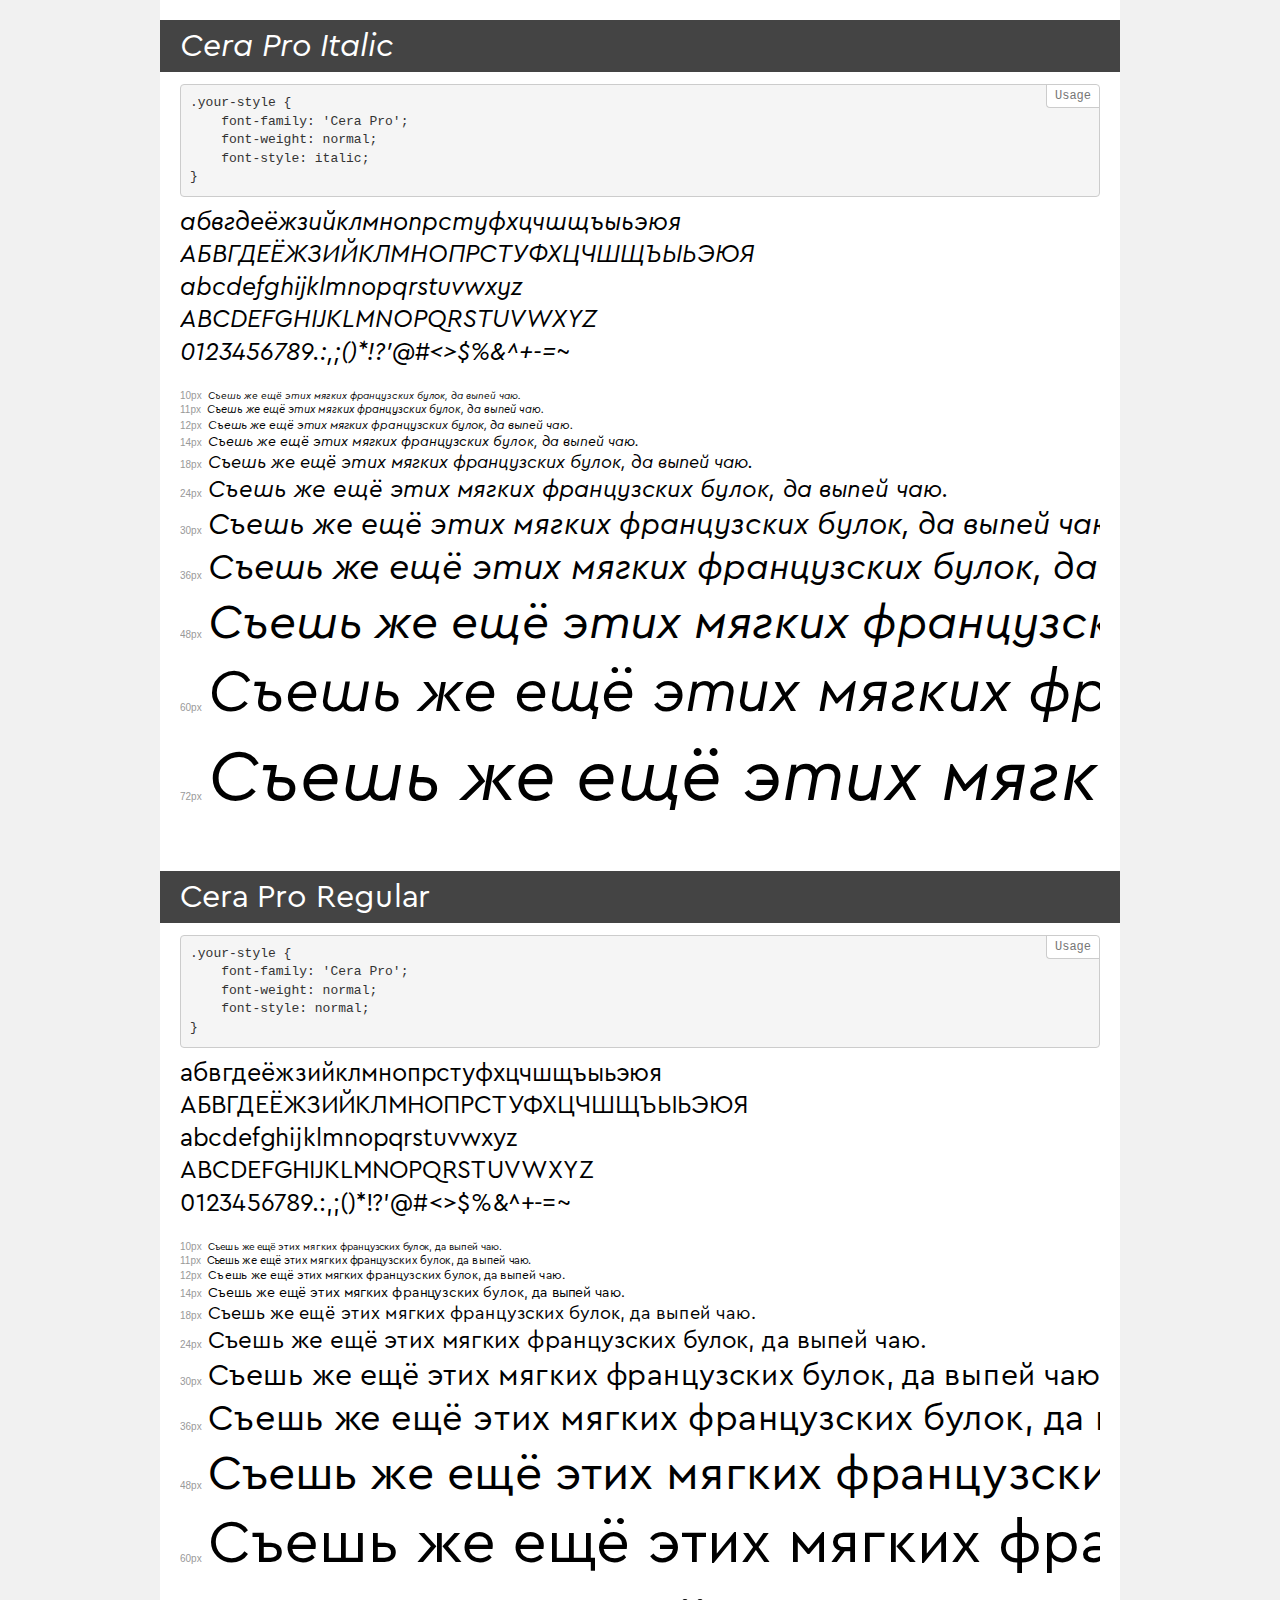
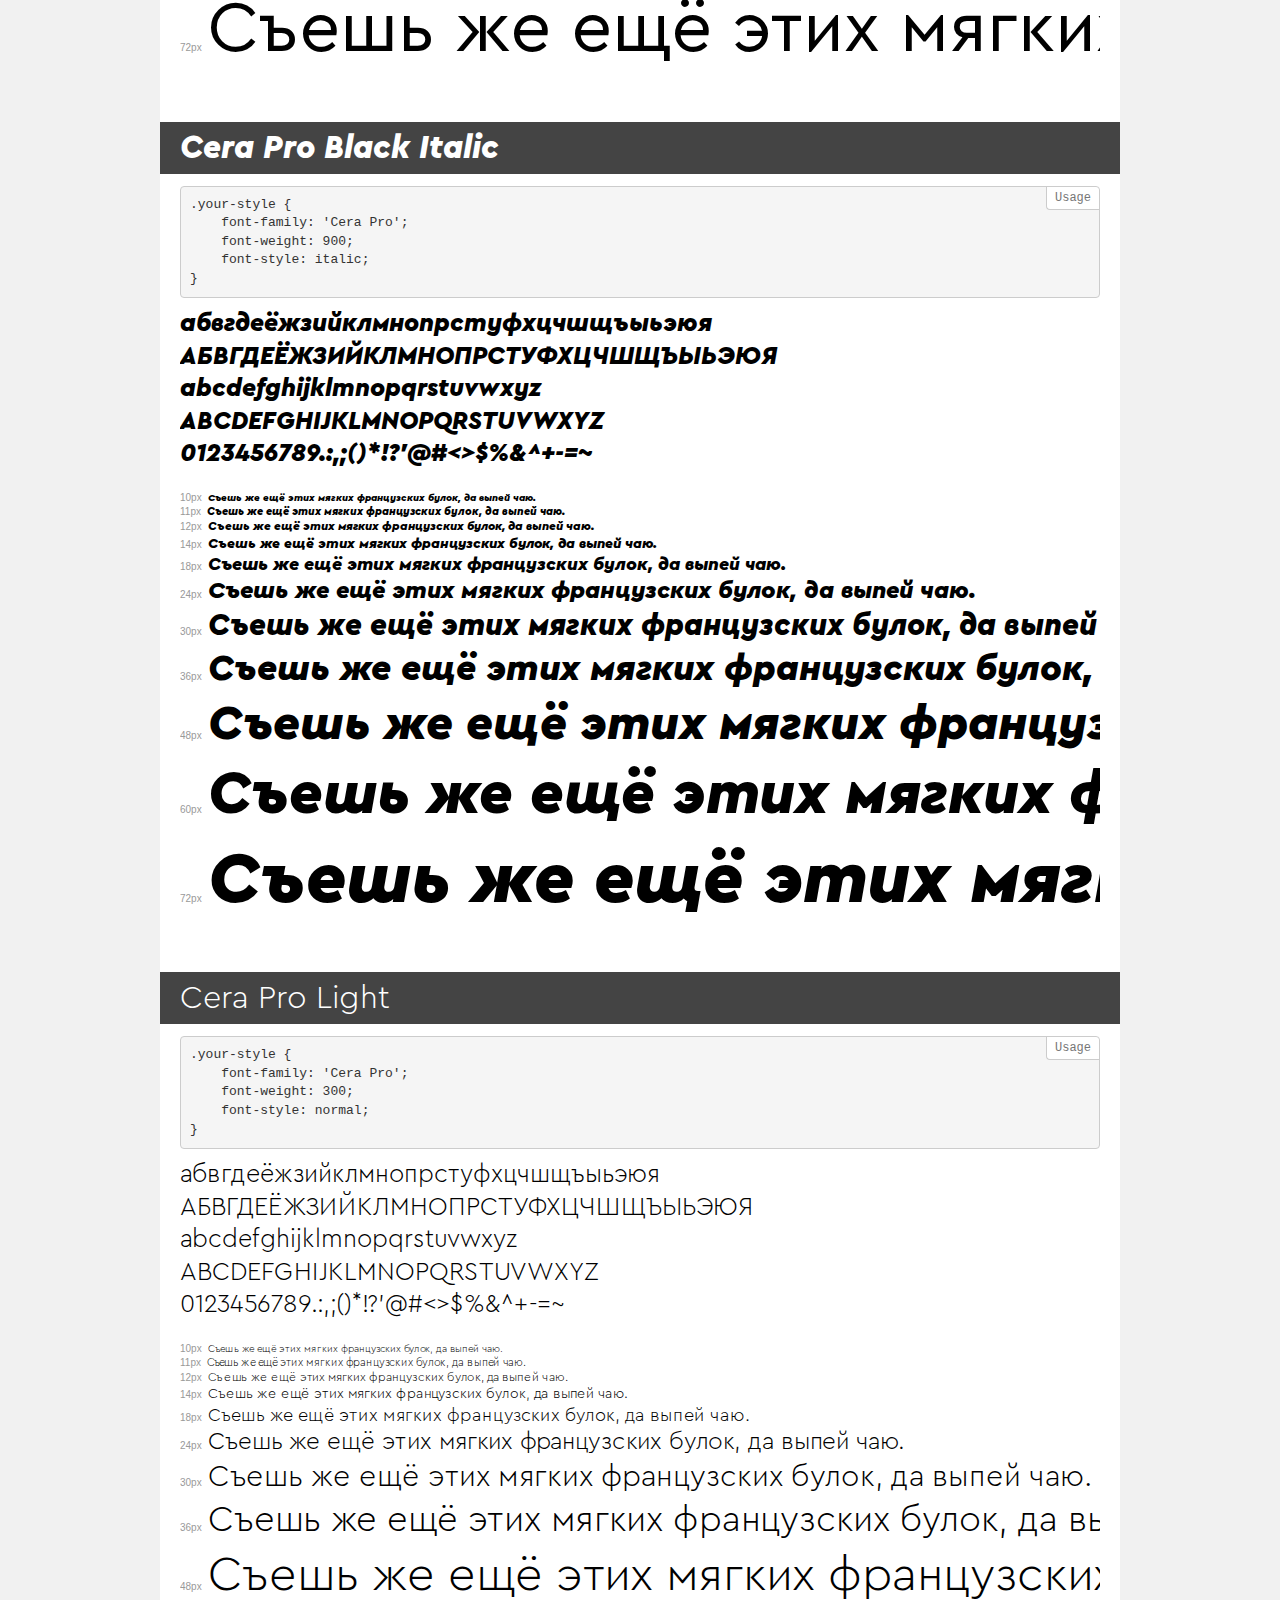
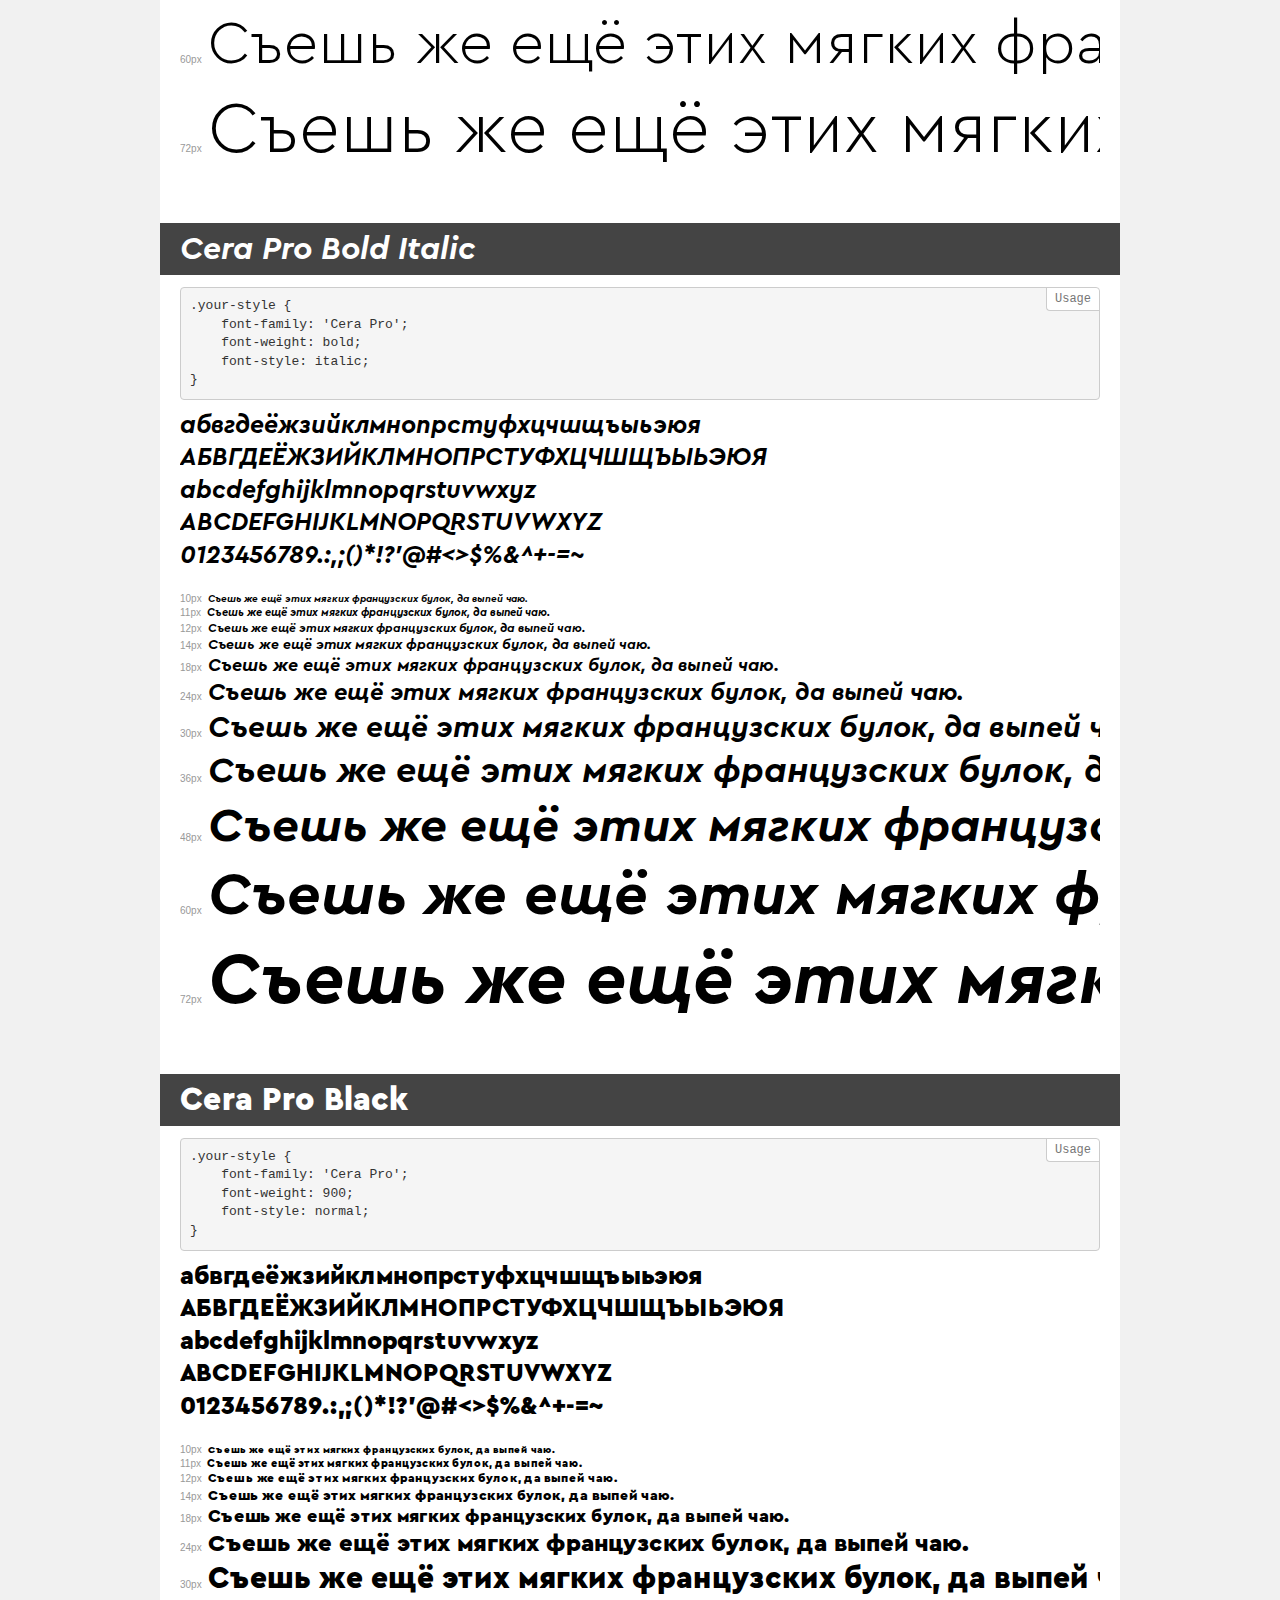
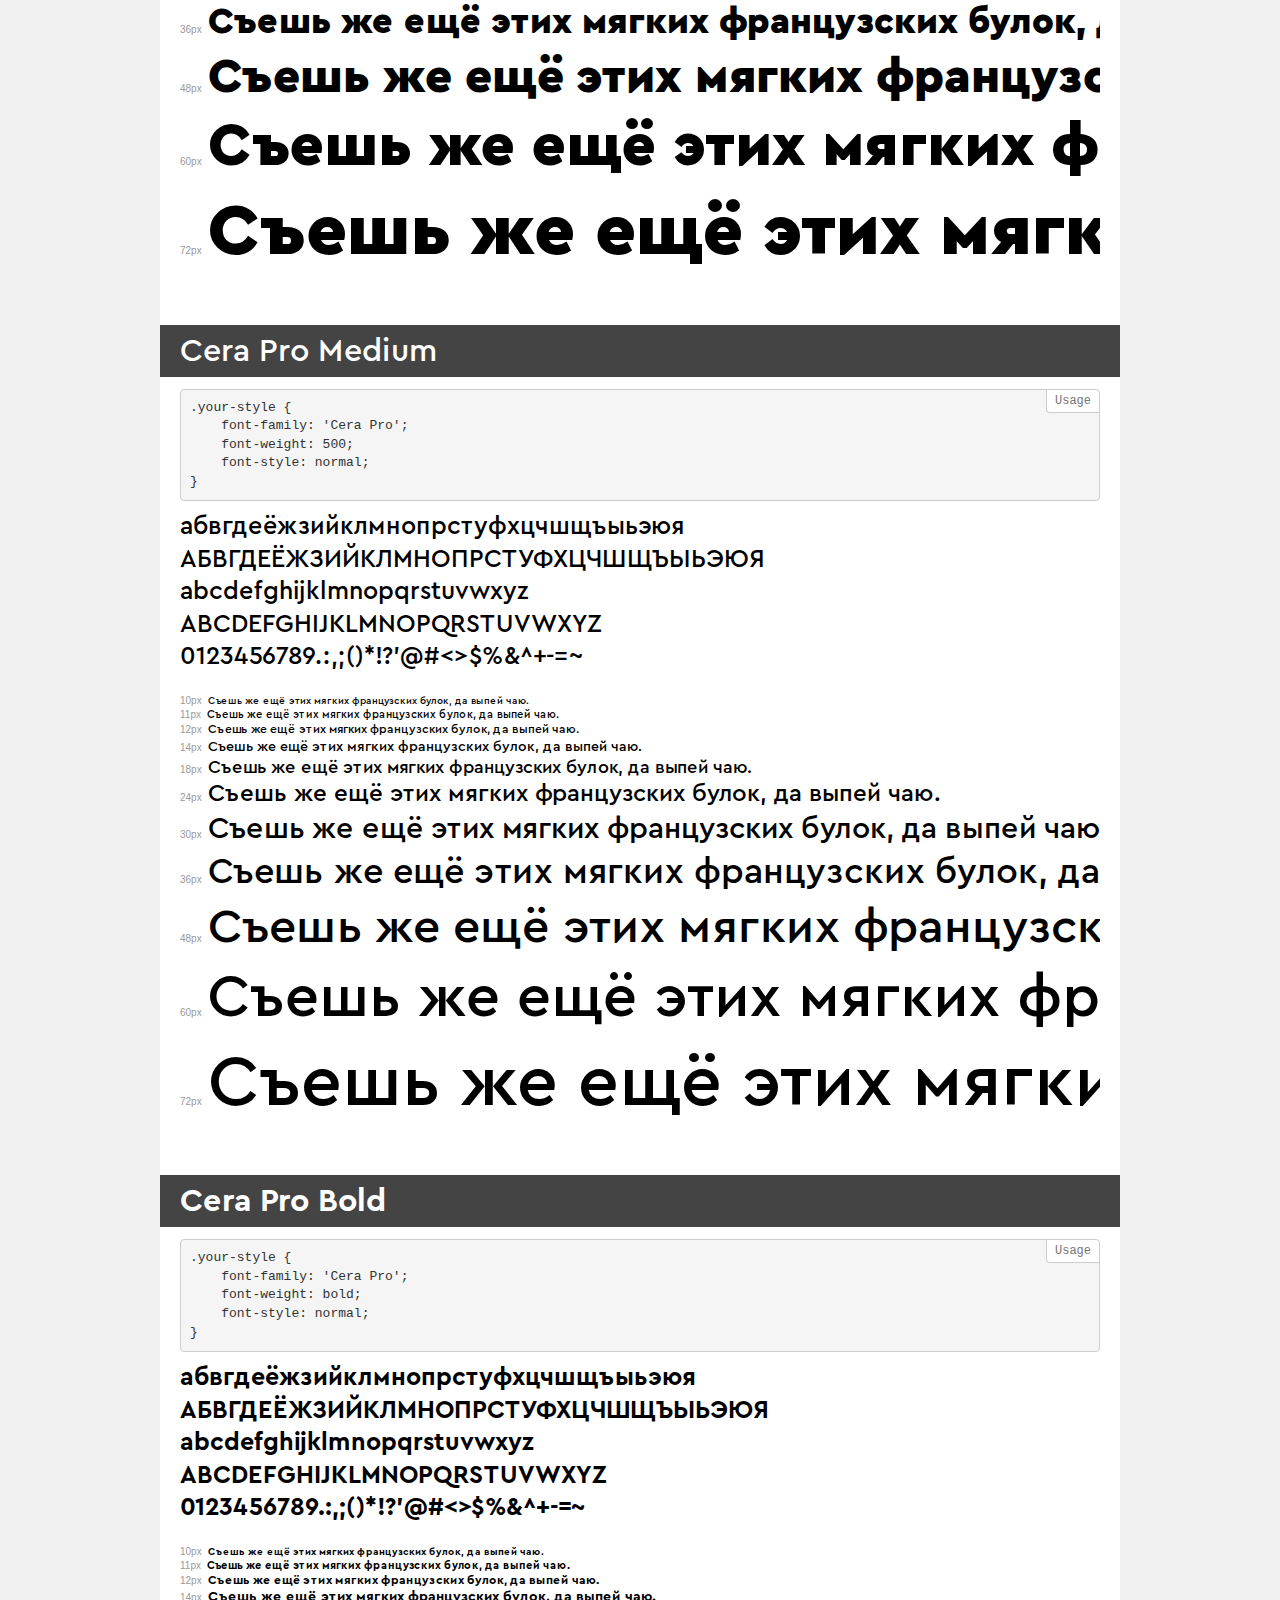
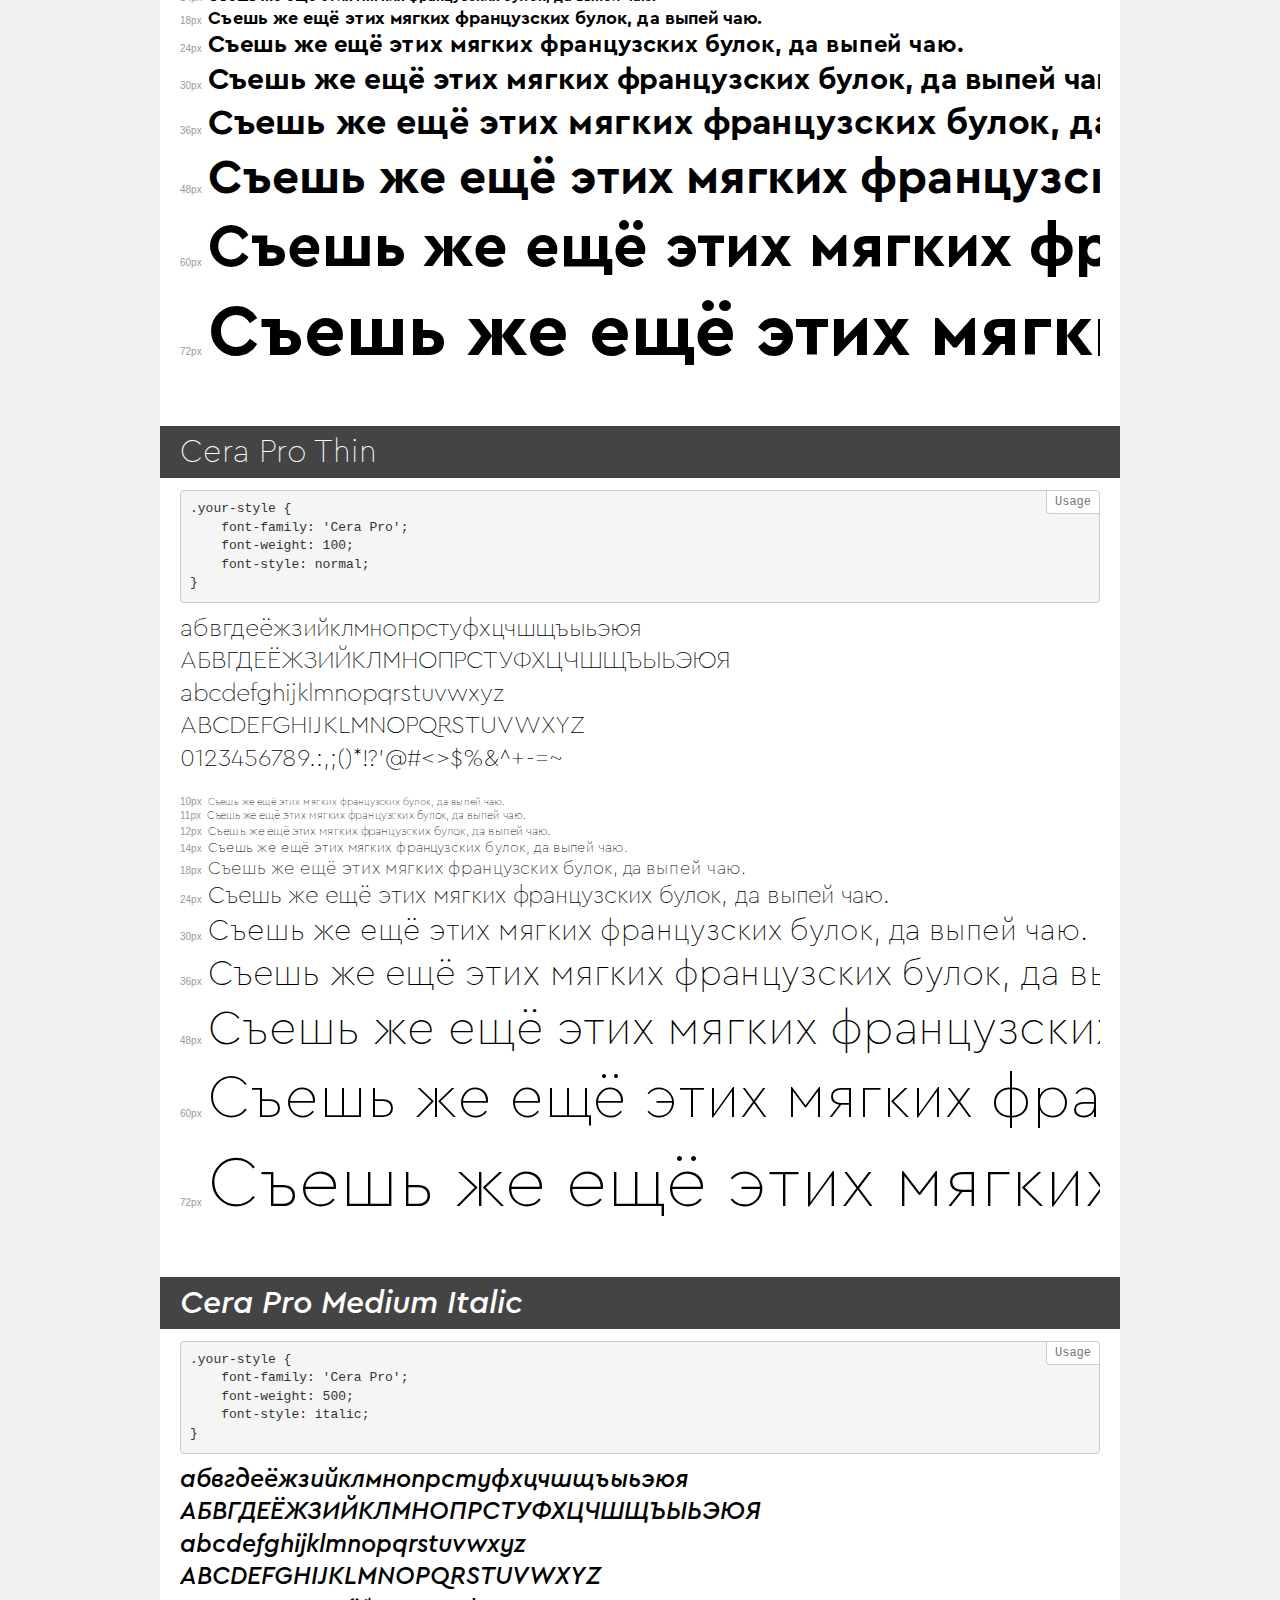
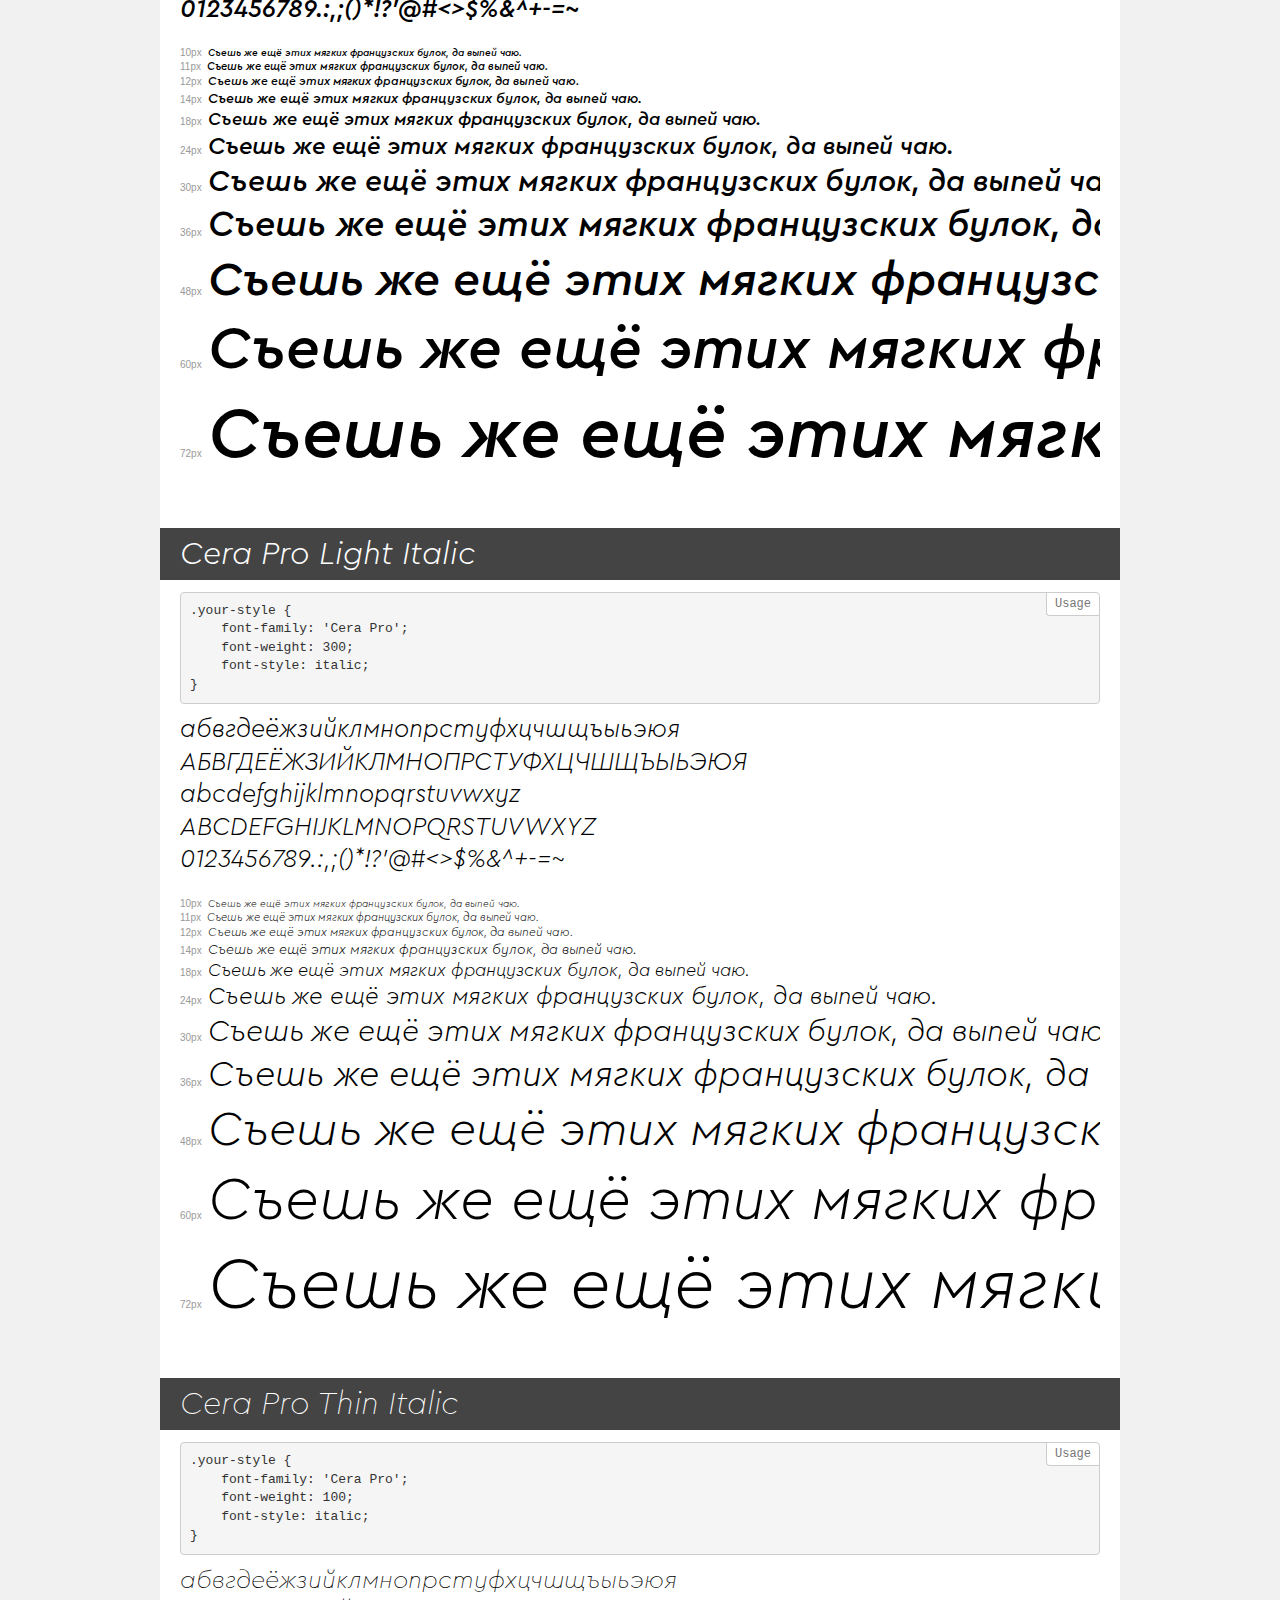
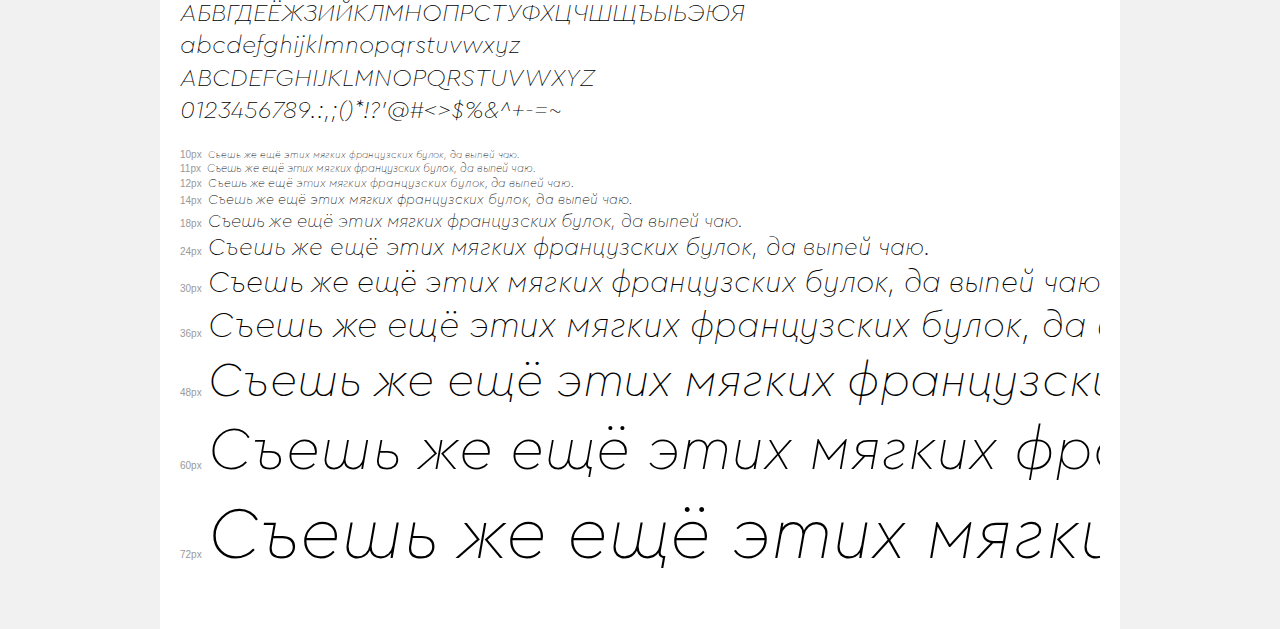
<file: static/fonts/install/CeraPro/demo.html>
<!DOCTYPE html>
<html>
<head>
    <meta charset="utf-8">
    <meta http-equiv="X-UA-Compatible" content="IE=edge">
    <meta name="viewport" content="width=device-width, initial-scale=1">
    <meta name="robots" content="noindex, noarchive">
    <meta name="format-detection" content="telephone=no">
    <title>Transfonter demo</title>
    <link href="stylesheet.css" rel="stylesheet">
    <style>
        /*
        http://meyerweb.com/eric/tools/css/reset/
        v2.0 | 20110126
        License: none (public domain)
        */
        html, body, div, span, applet, object, iframe,
        h1, h2, h3, h4, h5, h6, p, blockquote, pre,
        a, abbr, acronym, address, big, cite, code,
        del, dfn, em, img, ins, kbd, q, s, samp,
        small, strike, strong, sub, sup, tt, var,
        b, u, i, center,
        dl, dt, dd, ol, ul, li,
        fieldset, form, label, legend,
        table, caption, tbody, tfoot, thead, tr, th, td,
        article, aside, canvas, details, embed,
        figure, figcaption, footer, header, hgroup,
        menu, nav, output, ruby, section, summary,
        time, mark, audio, video {
            margin: 0;
            padding: 0;
            border: 0;
            font-size: 100%;
            font: inherit;
            vertical-align: baseline;
        }
        /* HTML5 display-role reset for older browsers */
        article, aside, details, figcaption, figure,
        footer, header, hgroup, menu, nav, section {
            display: block;
        }
        body {
            line-height: 1;
        }
        ol, ul {
            list-style: none;
        }
        blockquote, q {
            quotes: none;
        }
        blockquote:before, blockquote:after,
        q:before, q:after {
            content: '';
            content: none;
        }
        table {
            border-collapse: collapse;
            border-spacing: 0;
        }
        /* common styles */
        body {
            background: #f1f1f1;
            color: #000;
        }
        .page {
            background: #fff;
            width: 920px;
            margin: 0 auto;
            padding: 20px 20px 0 20px;
            overflow: hidden;
        }
        .font-container {
            overflow-x: auto;
            overflow-y: hidden;
            margin-bottom: 40px;
            line-height: 1.3;
            white-space: nowrap;
            padding-bottom: 5px;
        }
        h1 {
            position: relative;
            background: #444;
            font-size: 32px;
            color: #fff;
            padding: 10px 20px;
            margin: 0 -20px 12px -20px;
        }
        .letters {
            font-size: 25px;
            margin-bottom: 20px;
        }
        .s10:before {
            content: '10px';
        }
        .s11:before {
            content: '11px';
        }
        .s12:before {
            content: '12px';
        }
        .s14:before {
            content: '14px';
        }
        .s18:before {
            content: '18px';
        }
        .s24:before {
            content: '24px';
        }
        .s30:before {
            content: '30px';
        }
        .s36:before {
            content: '36px';
        }
        .s48:before {
            content: '48px';
        }
        .s60:before {
            content: '60px';
        }
        .s72:before {
            content: '72px';
        }
        .s10:before, .s11:before, .s12:before, .s14:before,
        .s18:before, .s24:before, .s30:before, .s36:before,
        .s48:before, .s60:before, .s72:before {
            font-family: Arial, sans-serif;
            font-size: 10px;
            font-weight: normal;
            font-style: normal;
            color: #999;
            padding-right: 6px;
        }
        pre {
            display: block;
            position: relative;
            padding: 9px;
            margin: 0 0 10px;
            font-family: Monaco, Menlo, Consolas, "Courier New", monospace !important;
            font-size: 13px;
            line-height: 1.428571429;
            color: #333;
            font-weight: normal !important;
            font-style: normal !important;
            background-color: #f5f5f5;
            border: 1px solid #ccc;
            overflow-x: auto;
            border-radius: 4px;
        }
        pre:after {
            display: block;
            position: absolute;
            right: 0;
            top: 0;
            content: 'Usage';
            line-height: 1;
            padding: 5px 8px;
            font-size: 12px;
            color: #767676;
            background-color: #fff;
            border: 1px solid #ccc;
            border-right: none;
            border-top: none;
            border-radius: 0 4px 0 4px;
            z-index: 10;
        }
        /* responsive */
        @media (max-width: 959px) {
            .page {
                width: auto;
                margin: 0;
            }
        }
    </style>
</head>
<body>
<div class="page">
    <div class="demo" style="font-family: 'Cera Pro'; font-weight: normal; font-style: italic;">
        <h1>Cera Pro Italic</h1>
        <pre>.your-style {
    font-family: 'Cera Pro';
    font-weight: normal;
    font-style: italic;
}</pre>
        <div class="font-container">
            <p class="letters">
                абвгдеёжзийклмнопрстуфхцчшщъыьэюя<br>
АБВГДЕЁЖЗИЙКЛМНОПРСТУФХЦЧШЩЪЫЬЭЮЯ<br>
abcdefghijklmnopqrstuvwxyz<br>
ABCDEFGHIJKLMNOPQRSTUVWXYZ<br>
                0123456789.:,;()*!?'@#<>$%&^+-=~
            </p>
            <p class="s10" style="font-size: 10px;">Съешь же ещё этих мягких французских булок, да выпей чаю.</p>
            <p class="s11" style="font-size: 11px;">Съешь же ещё этих мягких французских булок, да выпей чаю.</p>
            <p class="s12" style="font-size: 12px;">Съешь же ещё этих мягких французских булок, да выпей чаю.</p>
            <p class="s14" style="font-size: 14px;">Съешь же ещё этих мягких французских булок, да выпей чаю.</p>
            <p class="s18" style="font-size: 18px;">Съешь же ещё этих мягких французских булок, да выпей чаю.</p>
            <p class="s24" style="font-size: 24px;">Съешь же ещё этих мягких французских булок, да выпей чаю.</p>
            <p class="s30" style="font-size: 30px;">Съешь же ещё этих мягких французских булок, да выпей чаю.</p>
            <p class="s36" style="font-size: 36px;">Съешь же ещё этих мягких французских булок, да выпей чаю.</p>
            <p class="s48" style="font-size: 48px;">Съешь же ещё этих мягких французских булок, да выпей чаю.</p>
            <p class="s60" style="font-size: 60px;">Съешь же ещё этих мягких французских булок, да выпей чаю.</p>
            <p class="s72" style="font-size: 72px;">Съешь же ещё этих мягких французских булок, да выпей чаю.</p>
        </div>
    </div>
    <div class="demo" style="font-family: 'Cera Pro'; font-weight: normal; font-style: normal;">
        <h1>Cera Pro Regular</h1>
        <pre>.your-style {
    font-family: 'Cera Pro';
    font-weight: normal;
    font-style: normal;
}</pre>
        <div class="font-container">
            <p class="letters">
                абвгдеёжзийклмнопрстуфхцчшщъыьэюя<br>
АБВГДЕЁЖЗИЙКЛМНОПРСТУФХЦЧШЩЪЫЬЭЮЯ<br>
abcdefghijklmnopqrstuvwxyz<br>
ABCDEFGHIJKLMNOPQRSTUVWXYZ<br>
                0123456789.:,;()*!?'@#<>$%&^+-=~
            </p>
            <p class="s10" style="font-size: 10px;">Съешь же ещё этих мягких французских булок, да выпей чаю.</p>
            <p class="s11" style="font-size: 11px;">Съешь же ещё этих мягких французских булок, да выпей чаю.</p>
            <p class="s12" style="font-size: 12px;">Съешь же ещё этих мягких французских булок, да выпей чаю.</p>
            <p class="s14" style="font-size: 14px;">Съешь же ещё этих мягких французских булок, да выпей чаю.</p>
            <p class="s18" style="font-size: 18px;">Съешь же ещё этих мягких французских булок, да выпей чаю.</p>
            <p class="s24" style="font-size: 24px;">Съешь же ещё этих мягких французских булок, да выпей чаю.</p>
            <p class="s30" style="font-size: 30px;">Съешь же ещё этих мягких французских булок, да выпей чаю.</p>
            <p class="s36" style="font-size: 36px;">Съешь же ещё этих мягких французских булок, да выпей чаю.</p>
            <p class="s48" style="font-size: 48px;">Съешь же ещё этих мягких французских булок, да выпей чаю.</p>
            <p class="s60" style="font-size: 60px;">Съешь же ещё этих мягких французских булок, да выпей чаю.</p>
            <p class="s72" style="font-size: 72px;">Съешь же ещё этих мягких французских булок, да выпей чаю.</p>
        </div>
    </div>
    <div class="demo" style="font-family: 'Cera Pro'; font-weight: 900; font-style: italic;">
        <h1>Cera Pro Black Italic</h1>
        <pre>.your-style {
    font-family: 'Cera Pro';
    font-weight: 900;
    font-style: italic;
}</pre>
        <div class="font-container">
            <p class="letters">
                абвгдеёжзийклмнопрстуфхцчшщъыьэюя<br>
АБВГДЕЁЖЗИЙКЛМНОПРСТУФХЦЧШЩЪЫЬЭЮЯ<br>
abcdefghijklmnopqrstuvwxyz<br>
ABCDEFGHIJKLMNOPQRSTUVWXYZ<br>
                0123456789.:,;()*!?'@#<>$%&^+-=~
            </p>
            <p class="s10" style="font-size: 10px;">Съешь же ещё этих мягких французских булок, да выпей чаю.</p>
            <p class="s11" style="font-size: 11px;">Съешь же ещё этих мягких французских булок, да выпей чаю.</p>
            <p class="s12" style="font-size: 12px;">Съешь же ещё этих мягких французских булок, да выпей чаю.</p>
            <p class="s14" style="font-size: 14px;">Съешь же ещё этих мягких французских булок, да выпей чаю.</p>
            <p class="s18" style="font-size: 18px;">Съешь же ещё этих мягких французских булок, да выпей чаю.</p>
            <p class="s24" style="font-size: 24px;">Съешь же ещё этих мягких французских булок, да выпей чаю.</p>
            <p class="s30" style="font-size: 30px;">Съешь же ещё этих мягких французских булок, да выпей чаю.</p>
            <p class="s36" style="font-size: 36px;">Съешь же ещё этих мягких французских булок, да выпей чаю.</p>
            <p class="s48" style="font-size: 48px;">Съешь же ещё этих мягких французских булок, да выпей чаю.</p>
            <p class="s60" style="font-size: 60px;">Съешь же ещё этих мягких французских булок, да выпей чаю.</p>
            <p class="s72" style="font-size: 72px;">Съешь же ещё этих мягких французских булок, да выпей чаю.</p>
        </div>
    </div>
    <div class="demo" style="font-family: 'Cera Pro'; font-weight: 300; font-style: normal;">
        <h1>Cera Pro Light</h1>
        <pre>.your-style {
    font-family: 'Cera Pro';
    font-weight: 300;
    font-style: normal;
}</pre>
        <div class="font-container">
            <p class="letters">
                абвгдеёжзийклмнопрстуфхцчшщъыьэюя<br>
АБВГДЕЁЖЗИЙКЛМНОПРСТУФХЦЧШЩЪЫЬЭЮЯ<br>
abcdefghijklmnopqrstuvwxyz<br>
ABCDEFGHIJKLMNOPQRSTUVWXYZ<br>
                0123456789.:,;()*!?'@#<>$%&^+-=~
            </p>
            <p class="s10" style="font-size: 10px;">Съешь же ещё этих мягких французских булок, да выпей чаю.</p>
            <p class="s11" style="font-size: 11px;">Съешь же ещё этих мягких французских булок, да выпей чаю.</p>
            <p class="s12" style="font-size: 12px;">Съешь же ещё этих мягких французских булок, да выпей чаю.</p>
            <p class="s14" style="font-size: 14px;">Съешь же ещё этих мягких французских булок, да выпей чаю.</p>
            <p class="s18" style="font-size: 18px;">Съешь же ещё этих мягких французских булок, да выпей чаю.</p>
            <p class="s24" style="font-size: 24px;">Съешь же ещё этих мягких французских булок, да выпей чаю.</p>
            <p class="s30" style="font-size: 30px;">Съешь же ещё этих мягких французских булок, да выпей чаю.</p>
            <p class="s36" style="font-size: 36px;">Съешь же ещё этих мягких французских булок, да выпей чаю.</p>
            <p class="s48" style="font-size: 48px;">Съешь же ещё этих мягких французских булок, да выпей чаю.</p>
            <p class="s60" style="font-size: 60px;">Съешь же ещё этих мягких французских булок, да выпей чаю.</p>
            <p class="s72" style="font-size: 72px;">Съешь же ещё этих мягких французских булок, да выпей чаю.</p>
        </div>
    </div>
    <div class="demo" style="font-family: 'Cera Pro'; font-weight: bold; font-style: italic;">
        <h1>Cera Pro Bold Italic</h1>
        <pre>.your-style {
    font-family: 'Cera Pro';
    font-weight: bold;
    font-style: italic;
}</pre>
        <div class="font-container">
            <p class="letters">
                абвгдеёжзийклмнопрстуфхцчшщъыьэюя<br>
АБВГДЕЁЖЗИЙКЛМНОПРСТУФХЦЧШЩЪЫЬЭЮЯ<br>
abcdefghijklmnopqrstuvwxyz<br>
ABCDEFGHIJKLMNOPQRSTUVWXYZ<br>
                0123456789.:,;()*!?'@#<>$%&^+-=~
            </p>
            <p class="s10" style="font-size: 10px;">Съешь же ещё этих мягких французских булок, да выпей чаю.</p>
            <p class="s11" style="font-size: 11px;">Съешь же ещё этих мягких французских булок, да выпей чаю.</p>
            <p class="s12" style="font-size: 12px;">Съешь же ещё этих мягких французских булок, да выпей чаю.</p>
            <p class="s14" style="font-size: 14px;">Съешь же ещё этих мягких французских булок, да выпей чаю.</p>
            <p class="s18" style="font-size: 18px;">Съешь же ещё этих мягких французских булок, да выпей чаю.</p>
            <p class="s24" style="font-size: 24px;">Съешь же ещё этих мягких французских булок, да выпей чаю.</p>
            <p class="s30" style="font-size: 30px;">Съешь же ещё этих мягких французских булок, да выпей чаю.</p>
            <p class="s36" style="font-size: 36px;">Съешь же ещё этих мягких французских булок, да выпей чаю.</p>
            <p class="s48" style="font-size: 48px;">Съешь же ещё этих мягких французских булок, да выпей чаю.</p>
            <p class="s60" style="font-size: 60px;">Съешь же ещё этих мягких французских булок, да выпей чаю.</p>
            <p class="s72" style="font-size: 72px;">Съешь же ещё этих мягких французских булок, да выпей чаю.</p>
        </div>
    </div>
    <div class="demo" style="font-family: 'Cera Pro'; font-weight: 900; font-style: normal;">
        <h1>Cera Pro Black</h1>
        <pre>.your-style {
    font-family: 'Cera Pro';
    font-weight: 900;
    font-style: normal;
}</pre>
        <div class="font-container">
            <p class="letters">
                абвгдеёжзийклмнопрстуфхцчшщъыьэюя<br>
АБВГДЕЁЖЗИЙКЛМНОПРСТУФХЦЧШЩЪЫЬЭЮЯ<br>
abcdefghijklmnopqrstuvwxyz<br>
ABCDEFGHIJKLMNOPQRSTUVWXYZ<br>
                0123456789.:,;()*!?'@#<>$%&^+-=~
            </p>
            <p class="s10" style="font-size: 10px;">Съешь же ещё этих мягких французских булок, да выпей чаю.</p>
            <p class="s11" style="font-size: 11px;">Съешь же ещё этих мягких французских булок, да выпей чаю.</p>
            <p class="s12" style="font-size: 12px;">Съешь же ещё этих мягких французских булок, да выпей чаю.</p>
            <p class="s14" style="font-size: 14px;">Съешь же ещё этих мягких французских булок, да выпей чаю.</p>
            <p class="s18" style="font-size: 18px;">Съешь же ещё этих мягких французских булок, да выпей чаю.</p>
            <p class="s24" style="font-size: 24px;">Съешь же ещё этих мягких французских булок, да выпей чаю.</p>
            <p class="s30" style="font-size: 30px;">Съешь же ещё этих мягких французских булок, да выпей чаю.</p>
            <p class="s36" style="font-size: 36px;">Съешь же ещё этих мягких французских булок, да выпей чаю.</p>
            <p class="s48" style="font-size: 48px;">Съешь же ещё этих мягких французских булок, да выпей чаю.</p>
            <p class="s60" style="font-size: 60px;">Съешь же ещё этих мягких французских булок, да выпей чаю.</p>
            <p class="s72" style="font-size: 72px;">Съешь же ещё этих мягких французских булок, да выпей чаю.</p>
        </div>
    </div>
    <div class="demo" style="font-family: 'Cera Pro'; font-weight: 500; font-style: normal;">
        <h1>Cera Pro Medium</h1>
        <pre>.your-style {
    font-family: 'Cera Pro';
    font-weight: 500;
    font-style: normal;
}</pre>
        <div class="font-container">
            <p class="letters">
                абвгдеёжзийклмнопрстуфхцчшщъыьэюя<br>
АБВГДЕЁЖЗИЙКЛМНОПРСТУФХЦЧШЩЪЫЬЭЮЯ<br>
abcdefghijklmnopqrstuvwxyz<br>
ABCDEFGHIJKLMNOPQRSTUVWXYZ<br>
                0123456789.:,;()*!?'@#<>$%&^+-=~
            </p>
            <p class="s10" style="font-size: 10px;">Съешь же ещё этих мягких французских булок, да выпей чаю.</p>
            <p class="s11" style="font-size: 11px;">Съешь же ещё этих мягких французских булок, да выпей чаю.</p>
            <p class="s12" style="font-size: 12px;">Съешь же ещё этих мягких французских булок, да выпей чаю.</p>
            <p class="s14" style="font-size: 14px;">Съешь же ещё этих мягких французских булок, да выпей чаю.</p>
            <p class="s18" style="font-size: 18px;">Съешь же ещё этих мягких французских булок, да выпей чаю.</p>
            <p class="s24" style="font-size: 24px;">Съешь же ещё этих мягких французских булок, да выпей чаю.</p>
            <p class="s30" style="font-size: 30px;">Съешь же ещё этих мягких французских булок, да выпей чаю.</p>
            <p class="s36" style="font-size: 36px;">Съешь же ещё этих мягких французских булок, да выпей чаю.</p>
            <p class="s48" style="font-size: 48px;">Съешь же ещё этих мягких французских булок, да выпей чаю.</p>
            <p class="s60" style="font-size: 60px;">Съешь же ещё этих мягких французских булок, да выпей чаю.</p>
            <p class="s72" style="font-size: 72px;">Съешь же ещё этих мягких французских булок, да выпей чаю.</p>
        </div>
    </div>
    <div class="demo" style="font-family: 'Cera Pro'; font-weight: bold; font-style: normal;">
        <h1>Cera Pro Bold</h1>
        <pre>.your-style {
    font-family: 'Cera Pro';
    font-weight: bold;
    font-style: normal;
}</pre>
        <div class="font-container">
            <p class="letters">
                абвгдеёжзийклмнопрстуфхцчшщъыьэюя<br>
АБВГДЕЁЖЗИЙКЛМНОПРСТУФХЦЧШЩЪЫЬЭЮЯ<br>
abcdefghijklmnopqrstuvwxyz<br>
ABCDEFGHIJKLMNOPQRSTUVWXYZ<br>
                0123456789.:,;()*!?'@#<>$%&^+-=~
            </p>
            <p class="s10" style="font-size: 10px;">Съешь же ещё этих мягких французских булок, да выпей чаю.</p>
            <p class="s11" style="font-size: 11px;">Съешь же ещё этих мягких французских булок, да выпей чаю.</p>
            <p class="s12" style="font-size: 12px;">Съешь же ещё этих мягких французских булок, да выпей чаю.</p>
            <p class="s14" style="font-size: 14px;">Съешь же ещё этих мягких французских булок, да выпей чаю.</p>
            <p class="s18" style="font-size: 18px;">Съешь же ещё этих мягких французских булок, да выпей чаю.</p>
            <p class="s24" style="font-size: 24px;">Съешь же ещё этих мягких французских булок, да выпей чаю.</p>
            <p class="s30" style="font-size: 30px;">Съешь же ещё этих мягких французских булок, да выпей чаю.</p>
            <p class="s36" style="font-size: 36px;">Съешь же ещё этих мягких французских булок, да выпей чаю.</p>
            <p class="s48" style="font-size: 48px;">Съешь же ещё этих мягких французских булок, да выпей чаю.</p>
            <p class="s60" style="font-size: 60px;">Съешь же ещё этих мягких французских булок, да выпей чаю.</p>
            <p class="s72" style="font-size: 72px;">Съешь же ещё этих мягких французских булок, да выпей чаю.</p>
        </div>
    </div>
    <div class="demo" style="font-family: 'Cera Pro'; font-weight: 100; font-style: normal;">
        <h1>Cera Pro Thin</h1>
        <pre>.your-style {
    font-family: 'Cera Pro';
    font-weight: 100;
    font-style: normal;
}</pre>
        <div class="font-container">
            <p class="letters">
                абвгдеёжзийклмнопрстуфхцчшщъыьэюя<br>
АБВГДЕЁЖЗИЙКЛМНОПРСТУФХЦЧШЩЪЫЬЭЮЯ<br>
abcdefghijklmnopqrstuvwxyz<br>
ABCDEFGHIJKLMNOPQRSTUVWXYZ<br>
                0123456789.:,;()*!?'@#<>$%&^+-=~
            </p>
            <p class="s10" style="font-size: 10px;">Съешь же ещё этих мягких французских булок, да выпей чаю.</p>
            <p class="s11" style="font-size: 11px;">Съешь же ещё этих мягких французских булок, да выпей чаю.</p>
            <p class="s12" style="font-size: 12px;">Съешь же ещё этих мягких французских булок, да выпей чаю.</p>
            <p class="s14" style="font-size: 14px;">Съешь же ещё этих мягких французских булок, да выпей чаю.</p>
            <p class="s18" style="font-size: 18px;">Съешь же ещё этих мягких французских булок, да выпей чаю.</p>
            <p class="s24" style="font-size: 24px;">Съешь же ещё этих мягких французских булок, да выпей чаю.</p>
            <p class="s30" style="font-size: 30px;">Съешь же ещё этих мягких французских булок, да выпей чаю.</p>
            <p class="s36" style="font-size: 36px;">Съешь же ещё этих мягких французских булок, да выпей чаю.</p>
            <p class="s48" style="font-size: 48px;">Съешь же ещё этих мягких французских булок, да выпей чаю.</p>
            <p class="s60" style="font-size: 60px;">Съешь же ещё этих мягких французских булок, да выпей чаю.</p>
            <p class="s72" style="font-size: 72px;">Съешь же ещё этих мягких французских булок, да выпей чаю.</p>
        </div>
    </div>
    <div class="demo" style="font-family: 'Cera Pro'; font-weight: 500; font-style: italic;">
        <h1>Cera Pro Medium Italic</h1>
        <pre>.your-style {
    font-family: 'Cera Pro';
    font-weight: 500;
    font-style: italic;
}</pre>
        <div class="font-container">
            <p class="letters">
                абвгдеёжзийклмнопрстуфхцчшщъыьэюя<br>
АБВГДЕЁЖЗИЙКЛМНОПРСТУФХЦЧШЩЪЫЬЭЮЯ<br>
abcdefghijklmnopqrstuvwxyz<br>
ABCDEFGHIJKLMNOPQRSTUVWXYZ<br>
                0123456789.:,;()*!?'@#<>$%&^+-=~
            </p>
            <p class="s10" style="font-size: 10px;">Съешь же ещё этих мягких французских булок, да выпей чаю.</p>
            <p class="s11" style="font-size: 11px;">Съешь же ещё этих мягких французских булок, да выпей чаю.</p>
            <p class="s12" style="font-size: 12px;">Съешь же ещё этих мягких французских булок, да выпей чаю.</p>
            <p class="s14" style="font-size: 14px;">Съешь же ещё этих мягких французских булок, да выпей чаю.</p>
            <p class="s18" style="font-size: 18px;">Съешь же ещё этих мягких французских булок, да выпей чаю.</p>
            <p class="s24" style="font-size: 24px;">Съешь же ещё этих мягких французских булок, да выпей чаю.</p>
            <p class="s30" style="font-size: 30px;">Съешь же ещё этих мягких французских булок, да выпей чаю.</p>
            <p class="s36" style="font-size: 36px;">Съешь же ещё этих мягких французских булок, да выпей чаю.</p>
            <p class="s48" style="font-size: 48px;">Съешь же ещё этих мягких французских булок, да выпей чаю.</p>
            <p class="s60" style="font-size: 60px;">Съешь же ещё этих мягких французских булок, да выпей чаю.</p>
            <p class="s72" style="font-size: 72px;">Съешь же ещё этих мягких французских булок, да выпей чаю.</p>
        </div>
    </div>
    <div class="demo" style="font-family: 'Cera Pro'; font-weight: 300; font-style: italic;">
        <h1>Cera Pro Light Italic</h1>
        <pre>.your-style {
    font-family: 'Cera Pro';
    font-weight: 300;
    font-style: italic;
}</pre>
        <div class="font-container">
            <p class="letters">
                абвгдеёжзийклмнопрстуфхцчшщъыьэюя<br>
АБВГДЕЁЖЗИЙКЛМНОПРСТУФХЦЧШЩЪЫЬЭЮЯ<br>
abcdefghijklmnopqrstuvwxyz<br>
ABCDEFGHIJKLMNOPQRSTUVWXYZ<br>
                0123456789.:,;()*!?'@#<>$%&^+-=~
            </p>
            <p class="s10" style="font-size: 10px;">Съешь же ещё этих мягких французских булок, да выпей чаю.</p>
            <p class="s11" style="font-size: 11px;">Съешь же ещё этих мягких французских булок, да выпей чаю.</p>
            <p class="s12" style="font-size: 12px;">Съешь же ещё этих мягких французских булок, да выпей чаю.</p>
            <p class="s14" style="font-size: 14px;">Съешь же ещё этих мягких французских булок, да выпей чаю.</p>
            <p class="s18" style="font-size: 18px;">Съешь же ещё этих мягких французских булок, да выпей чаю.</p>
            <p class="s24" style="font-size: 24px;">Съешь же ещё этих мягких французских булок, да выпей чаю.</p>
            <p class="s30" style="font-size: 30px;">Съешь же ещё этих мягких французских булок, да выпей чаю.</p>
            <p class="s36" style="font-size: 36px;">Съешь же ещё этих мягких французских булок, да выпей чаю.</p>
            <p class="s48" style="font-size: 48px;">Съешь же ещё этих мягких французских булок, да выпей чаю.</p>
            <p class="s60" style="font-size: 60px;">Съешь же ещё этих мягких французских булок, да выпей чаю.</p>
            <p class="s72" style="font-size: 72px;">Съешь же ещё этих мягких французских булок, да выпей чаю.</p>
        </div>
    </div>
    <div class="demo" style="font-family: 'Cera Pro'; font-weight: 100; font-style: italic;">
        <h1>Cera Pro Thin Italic</h1>
        <pre>.your-style {
    font-family: 'Cera Pro';
    font-weight: 100;
    font-style: italic;
}</pre>
        <div class="font-container">
            <p class="letters">
                абвгдеёжзийклмнопрстуфхцчшщъыьэюя<br>
АБВГДЕЁЖЗИЙКЛМНОПРСТУФХЦЧШЩЪЫЬЭЮЯ<br>
abcdefghijklmnopqrstuvwxyz<br>
ABCDEFGHIJKLMNOPQRSTUVWXYZ<br>
                0123456789.:,;()*!?'@#<>$%&^+-=~
            </p>
            <p class="s10" style="font-size: 10px;">Съешь же ещё этих мягких французских булок, да выпей чаю.</p>
            <p class="s11" style="font-size: 11px;">Съешь же ещё этих мягких французских булок, да выпей чаю.</p>
            <p class="s12" style="font-size: 12px;">Съешь же ещё этих мягких французских булок, да выпей чаю.</p>
            <p class="s14" style="font-size: 14px;">Съешь же ещё этих мягких французских булок, да выпей чаю.</p>
            <p class="s18" style="font-size: 18px;">Съешь же ещё этих мягких французских булок, да выпей чаю.</p>
            <p class="s24" style="font-size: 24px;">Съешь же ещё этих мягких французских булок, да выпей чаю.</p>
            <p class="s30" style="font-size: 30px;">Съешь же ещё этих мягких французских булок, да выпей чаю.</p>
            <p class="s36" style="font-size: 36px;">Съешь же ещё этих мягких французских булок, да выпей чаю.</p>
            <p class="s48" style="font-size: 48px;">Съешь же ещё этих мягких французских булок, да выпей чаю.</p>
            <p class="s60" style="font-size: 60px;">Съешь же ещё этих мягких французских булок, да выпей чаю.</p>
            <p class="s72" style="font-size: 72px;">Съешь же ещё этих мягких французских булок, да выпей чаю.</p>
        </div>
    </div>
</div>
</body>
</html>
</file>
<file: static/fonts/stylesheet.css>
@font-face {
    font-family: 'Bender';
    src: url('Bender-Bold.woff2') format('woff2'),
        url('Bender-Bold.woff') format('woff');
    font-weight: bold;
    font-style: normal;
    font-display: swap;
}

@font-face {
    font-family: 'Bender';
    src: url('Bender-Black.woff2') format('woff2'),
        url('Bender-Black.woff') format('woff');
    font-weight: 900;
    font-style: normal;
    font-display: swap;
}

@font-face {
    font-family: 'Bender';
    src: url('Bender-BlackItalic.woff2') format('woff2'),
        url('Bender-BlackItalic.woff') format('woff');
    font-weight: 900;
    font-style: italic;
    font-display: swap;
}

@font-face {
    font-family: 'Bender';
    src: url('Bender-Italic.woff2') format('woff2'),
        url('Bender-Italic.woff') format('woff');
    font-weight: normal;
    font-style: italic;
    font-display: swap;
}

@font-face {
    font-family: 'Bender';
    src: url('Bender-BoldItalic.woff2') format('woff2'),
        url('Bender-BoldItalic.woff') format('woff');
    font-weight: bold;
    font-style: italic;
    font-display: swap;
}

@font-face {
    font-family: 'Bender';
    src: url('Bender-Light.woff2') format('woff2'),
        url('Bender-Light.woff') format('woff');
    font-weight: 300;
    font-style: normal;
    font-display: swap;
}

@font-face {
    font-family: 'Bender';
    src: url('Bender-LightItalic.woff2') format('woff2'),
        url('Bender-LightItalic.woff') format('woff');
    font-weight: 300;
    font-style: italic;
    font-display: swap;
}

@font-face {
    font-family: 'Bender';
    src: url('Bender.woff2') format('woff2'),
        url('Bender.woff') format('woff');
    font-weight: normal;
    font-style: normal;
    font-display: swap;
}

@font-face {
    font-family: 'Cera Pro';
    src: url('CeraPro-Black.woff2') format('woff2'),
        url('CeraPro-Black.woff') format('woff');
    font-weight: 900;
    font-style: normal;
    font-display: swap;
}

@font-face {
    font-family: 'Cera Pro';
    src: url('CeraPro-BoldItalic.woff2') format('woff2'),
        url('CeraPro-BoldItalic.woff') format('woff');
    font-weight: bold;
    font-style: italic;
    font-display: swap;
}

@font-face {
    font-family: 'Cera Pro';
    src: url('CeraPro-LightItalic.woff2') format('woff2'),
        url('CeraPro-LightItalic.woff') format('woff');
    font-weight: 300;
    font-style: italic;
    font-display: swap;
}

@font-face {
    font-family: 'Cera Pro';
    src: url('CeraPro-BlackItalic.woff2') format('woff2'),
        url('CeraPro-BlackItalic.woff') format('woff');
    font-weight: 900;
    font-style: italic;
    font-display: swap;
}

@font-face {
    font-family: 'Cera Pro';
    src: url('CeraPro-Regular.woff2') format('woff2'),
        url('CeraPro-Regular.woff') format('woff');
    font-weight: normal;
    font-style: normal;
    font-display: swap;
}

@font-face {
    font-family: 'Cera Pro';
    src: url('CeraPro-Italic.woff2') format('woff2'),
        url('CeraPro-Italic.woff') format('woff');
    font-weight: normal;
    font-style: italic;
    font-display: swap;
}

@font-face {
    font-family: 'Cera Pro';
    src: url('CeraPro-ThinItalic.woff2') format('woff2'),
        url('CeraPro-ThinItalic.woff') format('woff');
    font-weight: 100;
    font-style: italic;
    font-display: swap;
}

@font-face {
    font-family: 'Cera Pro';
    src: url('CeraPro-Medium.woff2') format('woff2'),
        url('CeraPro-Medium.woff') format('woff');
    font-weight: 500;
    font-style: normal;
    font-display: swap;
}

@font-face {
    font-family: 'Cera Pro';
    src: url('CeraPro-Thin.woff2') format('woff2'),
        url('CeraPro-Thin.woff') format('woff');
    font-weight: 100;
    font-style: normal;
    font-display: swap;
}

@font-face {
    font-family: 'Cera Pro';
    src: url('CeraPro-Light.woff2') format('woff2'),
        url('CeraPro-Light.woff') format('woff');
    font-weight: 300;
    font-style: normal;
    font-display: swap;
}

@font-face {
    font-family: 'Cera Pro';
    src: url('CeraPro-Bold.woff2') format('woff2'),
        url('CeraPro-Bold.woff') format('woff');
    font-weight: bold;
    font-style: normal;
    font-display: swap;
}

@font-face {
    font-family: 'Cera Pro';
    src: url('CeraPro-MediumItalic.woff2') format('woff2'),
        url('CeraPro-MediumItalic.woff') format('woff');
    font-weight: 500;
    font-style: italic;
    font-display: swap;
}
</file>
<file: static/fonts/install/CeraPro/stylesheet.css>
@font-face {
    font-family: 'Cera Pro';
    src: url('CeraPro-Italic.eot');
    src: local('Cera Pro Italic'), local('CeraPro-Italic'),
        url('CeraPro-Italic.eot?#iefix') format('embedded-opentype'),
        url('CeraPro-Italic.woff') format('woff'),
        url('CeraPro-Italic.ttf') format('truetype');
    font-weight: normal;
    font-style: italic;
}

@font-face {
    font-family: 'Cera Pro';
    src: url('CeraPro-Regular.eot');
    src: local('Cera Pro Regular'), local('CeraPro-Regular'),
        url('CeraPro-Regular.eot?#iefix') format('embedded-opentype'),
        url('CeraPro-Regular.woff') format('woff'),
        url('CeraPro-Regular.ttf') format('truetype');
    font-weight: normal;
    font-style: normal;
}

@font-face {
    font-family: 'Cera Pro';
    src: url('CeraPro-BlackItalic.eot');
    src: local('Cera Pro Black Italic'), local('CeraPro-BlackItalic'),
        url('CeraPro-BlackItalic.eot?#iefix') format('embedded-opentype'),
        url('CeraPro-BlackItalic.woff') format('woff'),
        url('CeraPro-BlackItalic.ttf') format('truetype');
    font-weight: 900;
    font-style: italic;
}

@font-face {
    font-family: 'Cera Pro';
    src: url('CeraPro-Light.eot');
    src: local('Cera Pro Light'), local('CeraPro-Light'),
        url('CeraPro-Light.eot?#iefix') format('embedded-opentype'),
        url('CeraPro-Light.woff') format('woff'),
        url('CeraPro-Light.ttf') format('truetype');
    font-weight: 300;
    font-style: normal;
}

@font-face {
    font-family: 'Cera Pro';
    src: url('CeraPro-BoldItalic.eot');
    src: local('Cera Pro Bold Italic'), local('CeraPro-BoldItalic'),
        url('CeraPro-BoldItalic.eot?#iefix') format('embedded-opentype'),
        url('CeraPro-BoldItalic.woff') format('woff'),
        url('CeraPro-BoldItalic.ttf') format('truetype');
    font-weight: bold;
    font-style: italic;
}

@font-face {
    font-family: 'Cera Pro';
    src: url('CeraPro-Black.eot');
    src: local('Cera Pro Black'), local('CeraPro-Black'),
        url('CeraPro-Black.eot?#iefix') format('embedded-opentype'),
        url('CeraPro-Black.woff') format('woff'),
        url('CeraPro-Black.ttf') format('truetype');
    font-weight: 900;
    font-style: normal;
}

@font-face {
    font-family: 'Cera Pro';
    src: url('CeraPro-Medium.eot');
    src: local('Cera Pro Medium'), local('CeraPro-Medium'),
        url('CeraPro-Medium.eot?#iefix') format('embedded-opentype'),
        url('CeraPro-Medium.woff') format('woff'),
        url('CeraPro-Medium.ttf') format('truetype');
    font-weight: 500;
    font-style: normal;
}

@font-face {
    font-family: 'Cera Pro';
    src: url('CeraPro-Bold.eot');
    src: local('Cera Pro Bold'), local('CeraPro-Bold'),
        url('CeraPro-Bold.eot?#iefix') format('embedded-opentype'),
        url('CeraPro-Bold.woff') format('woff'),
        url('CeraPro-Bold.ttf') format('truetype');
    font-weight: bold;
    font-style: normal;
}

@font-face {
    font-family: 'Cera Pro';
    src: url('CeraPro-Thin.eot');
    src: local('Cera Pro Thin'), local('CeraPro-Thin'),
        url('CeraPro-Thin.eot?#iefix') format('embedded-opentype'),
        url('CeraPro-Thin.woff') format('woff'),
        url('CeraPro-Thin.ttf') format('truetype');
    font-weight: 100;
    font-style: normal;
}

@font-face {
    font-family: 'Cera Pro';
    src: url('CeraPro-MediumItalic.eot');
    src: local('Cera Pro Medium Italic'), local('CeraPro-MediumItalic'),
        url('CeraPro-MediumItalic.eot?#iefix') format('embedded-opentype'),
        url('CeraPro-MediumItalic.woff') format('woff'),
        url('CeraPro-MediumItalic.ttf') format('truetype');
    font-weight: 500;
    font-style: italic;
}

@font-face {
    font-family: 'Cera Pro';
    src: url('CeraPro-LightItalic.eot');
    src: local('Cera Pro Light Italic'), local('CeraPro-LightItalic'),
        url('CeraPro-LightItalic.eot?#iefix') format('embedded-opentype'),
        url('CeraPro-LightItalic.woff') format('woff'),
        url('CeraPro-LightItalic.ttf') format('truetype');
    font-weight: 300;
    font-style: italic;
}

@font-face {
    font-family: 'Cera Pro';
    src: url('CeraPro-ThinItalic.eot');
    src: local('Cera Pro Thin Italic'), local('CeraPro-ThinItalic'),
        url('CeraPro-ThinItalic.eot?#iefix') format('embedded-opentype'),
        url('CeraPro-ThinItalic.woff') format('woff'),
        url('CeraPro-ThinItalic.ttf') format('truetype');
    font-weight: 100;
    font-style: italic;
}
</file>
